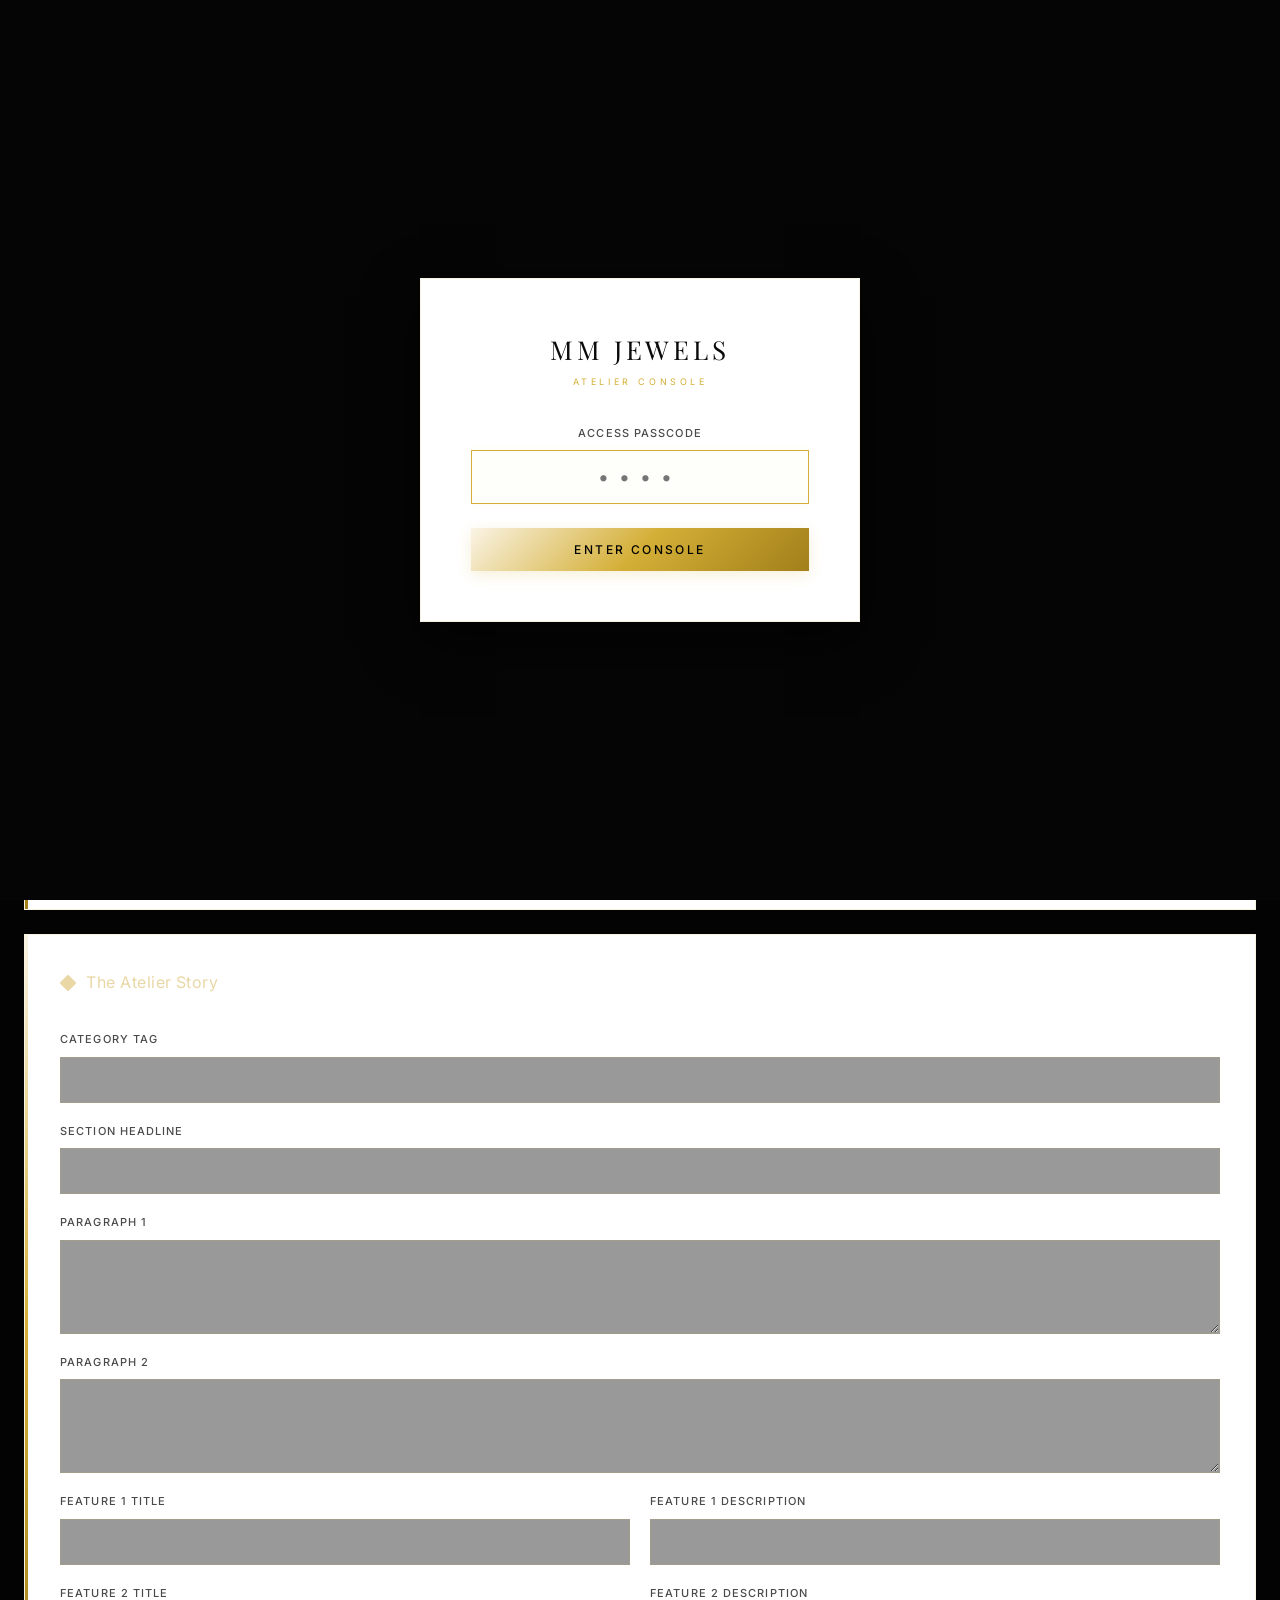
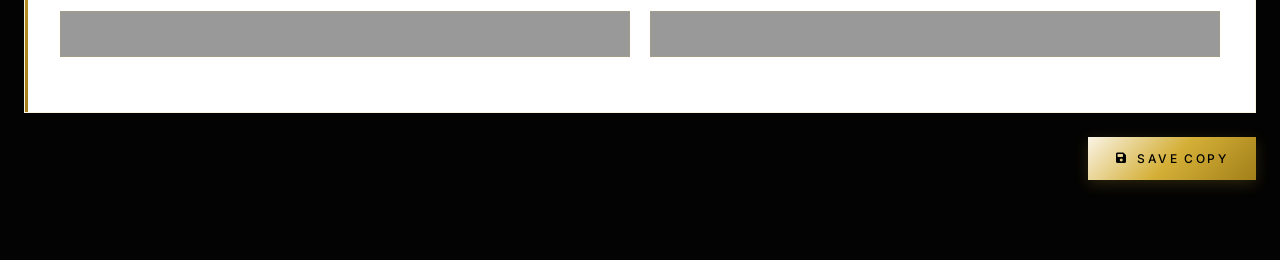
<file: admin.html>
<!DOCTYPE html>
<html lang="en">
<head>
  <meta charset="UTF-8">
  <meta name="viewport" content="width=device-width, initial-scale=1.0">
  <title>Atelier Console | MM Jewels</title>
  <!-- Preconnect to Google Fonts -->
  <link rel="preconnect" href="https://fonts.googleapis.com">
  <link rel="preconnect" href="https://fonts.gstatic.com" crossorigin>
  <link href="https://fonts.googleapis.com/css2?family=Inter:wght@300;400;500;600;700&family=Playfair+Display:ital,wght@0,400;0,500;0,600;0,700;1,400&display=swap" rel="stylesheet">

  <link rel="stylesheet" href="styles.css?v=2">
  <link rel="stylesheet" href="https://cdnjs.cloudflare.com/ajax/libs/font-awesome/6.4.0/css/all.min.css">
  <style>
    body { background: #030303; }

    /* AUTH GATE */
    .admin-gate {
      position: fixed; inset: 0;
      background: #050505;
      z-index: 9999;
      display: flex; align-items: center; justify-content: center;
      transition: opacity 0.5s ease;
    }
    .admin-gate.hidden { opacity: 0; pointer-events: none; }
    .gate-card {
      background: var(--color-bg-card);
      border: 1px solid var(--color-border);
      padding: 50px; text-align: center;
      max-width: 440px; width: 90%;
      box-shadow: 0 20px 50px rgba(0,0,0,0.7);
    }
    .gate-brand { font-family: var(--font-serif); font-size: 26px; letter-spacing: 0.15em; margin-bottom: 5px; }
    .gate-sub { font-size: 9px; letter-spacing: 0.4em; color: var(--color-gold); text-transform: uppercase; margin-bottom: 35px; }
    .auth-error { color: #ff4d4d; font-size: 12px; margin-top: 8px; display: none; }

    /* LAYOUT */
    .admin-wrap { max-width: 1300px; margin: 100px auto 80px; padding: 0 24px; }
    .admin-topbar {
      display: flex; justify-content: space-between; align-items: center;
      border-bottom: 1px solid var(--color-border); padding-bottom: 20px; margin-bottom: 30px;
    }
    .admin-topbar h1 { font-size: 26px; }
    .admin-topbar p { font-size: 11px; color: var(--color-text-secondary); margin-top: 2px; }

    /* TABS */
    .tabs-nav {
      display: flex; gap: 4px; flex-wrap: wrap;
      background: rgba(255,255,255,0.02);
      border: 1px solid var(--color-border);
      padding: 6px; margin-bottom: 30px;
    }
    .tab-btn {
      background: transparent; border: none;
      color: var(--color-text-secondary);
      font-family: var(--font-sans); font-size: 11px;
      font-weight: 500; letter-spacing: 0.12em; text-transform: uppercase;
      cursor: pointer; padding: 10px 18px;
      transition: var(--transition-quick); border-radius: 0;
      display: flex; align-items: center; gap: 7px;
    }
    .tab-btn i { font-size: 12px; }
    .tab-btn.active { background: var(--color-gold-gradient); color: #000; }
    .tab-btn:not(.active):hover { color: var(--color-text-primary); background: rgba(255,255,255,0.04); }
    .tab-panel { display: none; }
    .tab-panel.active { display: block; animation: fadeIn 0.3s ease; }

    /* CARDS */
    .acard {
      background: var(--color-bg-card); border: 1px solid var(--color-border);
      padding: 35px; margin-bottom: 24px; position: relative;
    }
    .acard::before {
      content: ''; position: absolute; top: 0; left: 0;
      width: 3px; height: 100%; background: var(--color-gold-gradient);
    }
    .acard-title {
      font-size: 16px; font-weight: 400; color: var(--color-gold-light);
      margin-bottom: 22px; display: flex; align-items: center; gap: 10px;
      border-bottom: 1px solid rgba(255,255,255,0.05); padding-bottom: 12px;
    }

    /* BADGE */
    .badge {
      display: inline-block; padding: 3px 8px; font-size: 9px;
      font-weight: 600; letter-spacing: 0.08em; text-transform: uppercase;
    }
    .badge-unread { background: rgba(255,77,77,0.15); color: #ff6b6b; border: 1px solid rgba(255,77,77,0.3); }
    .badge-read { background: rgba(160,160,160,0.1); color: #999; border: 1px solid rgba(160,160,160,0.2); }
    .badge-replied { background: rgba(0,204,122,0.12); color: #00cc7a; border: 1px solid rgba(0,204,122,0.25); }

    /* TABLE */
    .atable { width: 100%; border-collapse: collapse; }
    .atable th, .atable td { padding: 13px 14px; text-align: left; border-bottom: 1px solid rgba(255,255,255,0.04); }
    .atable th { font-size: 10px; letter-spacing: 0.12em; text-transform: uppercase; color: var(--color-gold); font-weight: 500; }
    .atable td { font-size: 13px; color: var(--color-text-secondary); vertical-align: middle; }
    .atable tr:hover td { background: rgba(255,255,255,0.015); }
    .prod-thumb { width: 46px; height: 46px; object-fit: cover; border: 1px solid var(--color-border); }

    /* MESSAGE CARDS */
    .msg-card {
      border: 1px solid var(--color-border); padding: 22px 24px;
      margin-bottom: 14px; cursor: pointer;
      transition: var(--transition-quick); background: rgba(0,0,0,0.2);
    }
    .msg-card:hover { border-color: var(--color-border-hover); }
    .msg-card.unread { border-left: 3px solid #ff6b6b; }
    .msg-card.replied { border-left: 3px solid #00cc7a; }
    .msg-card.read { border-left: 3px solid #555; }
    .msg-header { display: flex; justify-content: space-between; align-items: flex-start; margin-bottom: 8px; }
    .msg-name { font-size: 15px; font-weight: 500; color: var(--color-text-primary); }
    .msg-time { font-size: 11px; color: var(--color-text-muted); }
    .msg-meta { font-size: 12px; color: var(--color-text-secondary); margin-bottom: 6px; }
    .msg-note { font-size: 13px; color: var(--color-text-secondary); font-style: italic; line-height: 1.5; }
    .msg-replies { margin-top: 12px; padding-top: 12px; border-top: 1px solid rgba(255,255,255,0.06); }
    .reply-bubble {
      background: rgba(212,175,55,0.06); border: 1px solid rgba(212,175,55,0.12);
      padding: 10px 14px; margin-bottom: 8px; font-size: 12px; line-height: 1.5;
    }
    .reply-bubble .reply-meta { font-size: 10px; color: var(--color-gold); margin-bottom: 5px; letter-spacing: 0.08em; }

    /* UPLOAD ZONE */
    .drop-zone {
      border: 2px dashed var(--color-border); padding: 36px;
      text-align: center; cursor: pointer; transition: var(--transition-quick);
    }
    .drop-zone:hover { border-color: var(--color-gold); background: rgba(212,175,55,0.02); }
    .drop-zone i { font-size: 30px; color: var(--color-gold); display: block; margin-bottom: 12px; }

    /* MEDIA GRID */
    .media-grid { display: grid; grid-template-columns: repeat(auto-fill, minmax(110px, 1fr)); gap: 12px; margin-top: 18px; }
    .media-thumb {
      position: relative; aspect-ratio: 1; overflow: hidden;
      border: 1px solid var(--color-border); cursor: pointer;
    }
    .media-thumb img { width: 100%; height: 100%; object-fit: cover; }
    .media-thumb-overlay {
      position: absolute; inset: 0; background: rgba(0,0,0,0.75);
      display: flex; flex-direction: column; align-items: center; justify-content: center;
      opacity: 0; transition: 0.2s; font-size: 10px; text-align: center; padding: 6px;
    }
    .media-thumb:hover .media-thumb-overlay { opacity: 1; }

    /* AUDIT LOG */
    .audit-entry {
      display: flex; gap: 16px; padding: 14px 0;
      border-bottom: 1px solid rgba(255,255,255,0.04); align-items: flex-start;
    }
    .audit-icon {
      width: 34px; height: 34px; border-radius: 50%;
      background: rgba(212,175,55,0.1); border: 1px solid rgba(212,175,55,0.2);
      display: flex; align-items: center; justify-content: center;
      flex-shrink: 0; color: var(--color-gold); font-size: 13px;
    }
    .audit-body { flex: 1; }
    .audit-action { font-size: 13px; color: var(--color-text-primary); font-weight: 500; margin-bottom: 3px; }
    .audit-details { font-size: 12px; color: var(--color-text-secondary); }
    .audit-time { font-size: 10px; color: var(--color-text-muted); margin-top: 3px; }

    /* PRICING TABLE */
    .pricing-row { display: grid; grid-template-columns: 1fr 1fr; gap: 14px; margin-bottom: 14px; }
    .pricing-input-group { display: flex; flex-direction: column; gap: 5px; }
    .pricing-input-group label { font-size: 11px; letter-spacing: 0.08em; text-transform: uppercase; color: var(--color-text-secondary); }

    /* SHOWROOM TAGS */
    .showroom-list { display: flex; flex-direction: column; gap: 10px; margin-bottom: 16px; }
    .showroom-item { display: flex; gap: 10px; align-items: center; }
    .showroom-item input { flex: 1; }
    .btn-remove { background: transparent; border: 1px solid rgba(255,77,77,0.4); color: #ff6b6b; padding: 8px 12px; cursor: pointer; font-size: 11px; transition: 0.2s; }
    .btn-remove:hover { background: rgba(255,77,77,0.1); }

    /* MODAL */
    .modal-bg {
      position: fixed; inset: 0; background: rgba(0,0,0,0.85);
      backdrop-filter: blur(8px); z-index: 3000;
      display: flex; align-items: center; justify-content: center;
      opacity: 0; pointer-events: none; transition: 0.35s ease;
    }
    .modal-bg.open { opacity: 1; pointer-events: all; }
    .modal-box {
      background: var(--color-bg-card); border: 1px solid var(--color-border);
      width: 90%; max-width: 720px; max-height: 88vh; overflow-y: auto;
      padding: 40px; position: relative;
      transform: scale(0.96); transition: 0.35s ease;
    }
    .modal-bg.open .modal-box { transform: scale(1); }
    .modal-close { position: absolute; top: 16px; right: 18px; background: none; border: none; font-size: 22px; color: var(--color-text-secondary); cursor: pointer; }
    .modal-close:hover { color: var(--color-text-primary); }
    .modal-title { font-size: 22px; margin-bottom: 20px; border-bottom: 1px solid var(--color-border); padding-bottom: 12px; }

    /* STATS BAR */
    .stats-bar { display: grid; grid-template-columns: repeat(4,1fr); gap: 16px; margin-bottom: 28px; }
    .stat-box { background: var(--color-bg-card); border: 1px solid var(--color-border); padding: 20px 22px; }
    .stat-box .stat-value { font-family: var(--font-serif); font-size: 32px; color: var(--color-gold-light); }
    .stat-box .stat-label { font-size: 11px; letter-spacing: 0.1em; text-transform: uppercase; color: var(--color-text-secondary); margin-top: 4px; }
    @media (max-width: 768px) {
      .stats-bar { grid-template-columns: 1fr 1fr; }
      .tabs-nav { overflow-x: auto; }
    }
  </style>
</head>
<body>

<!-- AUTH GATE -->
<div id="auth-gate" class="admin-gate">
  <div class="gate-card">
    <div class="gate-brand">MM JEWELS</div>
    <div class="gate-sub">Atelier Console</div>
    <form onsubmit="doAuth(event)">
      <div class="form-group" style="margin-bottom:24px">
        <label for="passcode">Access Passcode</label>
        <input type="password" id="passcode" class="form-input"
          style="text-align:center;letter-spacing:.5em;font-size:20px" placeholder="••••" required autofocus>
        <div class="auth-error" id="auth-err">Incorrect passcode.</div>
      </div>
      <button class="btn btn-primary" type="submit" style="width:100%">Enter Console</button>
    </form>
  </div>
</div>

<!-- MAIN ADMIN LAYOUT -->
<div class="admin-wrap">
  <div class="admin-topbar">
    <div>
      <h1>Atelier Console</h1>
      <p>MM Jewels · Full Administration Dashboard</p>
    </div>
    <div style="display:flex;gap:12px;align-items:center">
      <span id="server-status-dot" style="width:8px;height:8px;border-radius:50%;background:#888;display:inline-block;"></span>
      <span id="server-status-text" style="font-size:11px;color:var(--color-text-muted)">Checking server...</span>
      <a href="index.html" class="btn btn-secondary" style="font-size:10px;padding:10px 18px">
        <i class="fa-solid fa-eye" style="margin-right:6px"></i> View Site
      </a>
    </div>
  </div>

  <!-- STATS -->
  <div class="stats-bar" id="stats-bar">
    <div class="stat-box"><div class="stat-value" id="stat-revenue">$0</div><div class="stat-label">Total Revenue</div></div>
    <div class="stat-box"><div class="stat-value" id="stat-orders">0</div><div class="stat-label">Total Orders</div></div>
    <div class="stat-box"><div class="stat-value" id="stat-products">0</div><div class="stat-label">Catalog Products</div></div>
    <div class="stat-box"><div class="stat-value" id="stat-unread">0</div><div class="stat-label">Unread Messages</div></div>
  </div>

  <!-- TAB NAV -->
  <div class="tabs-nav">
    <button class="tab-btn active" data-tab="copy"><i class="fa-solid fa-pen-nib"></i> Website Copy</button>
    <button class="tab-btn" data-tab="catalog"><i class="fa-solid fa-gem"></i> Product Catalog</button>
    <button class="tab-btn" data-tab="orders"><i class="fa-solid fa-cart-shopping"></i> Checkout Orders</button>
    <button class="tab-btn" data-tab="coupons"><i class="fa-solid fa-ticket"></i> Coupons</button>
    <button class="tab-btn" data-tab="customers"><i class="fa-solid fa-users"></i> Clients</button>
    <button class="tab-btn" data-tab="messages"><i class="fa-solid fa-inbox"></i> Customer Messages <span id="unread-badge" style="background:#ff4d4d;color:#fff;font-size:9px;padding:2px 6px;border-radius:20px;display:none;"></span></button>
    <button class="tab-btn" data-tab="settings"><i class="fa-solid fa-sliders"></i> Site Settings</button>
    <button class="tab-btn" data-tab="audit"><i class="fa-solid fa-scroll"></i> Audit Log</button>
  </div>

  <!-- ===== TAB 1: WEBSITE COPY ===== -->
  <div id="tab-copy" class="tab-panel active">
    <form onsubmit="saveConfig(event)">
      <div class="acard">
        <div class="acard-title"><i class="fa-solid fa-house"></i> Hero Section</div>
        <div class="form-group"><label for="hero-subtitle">Sub-headline</label><input type="text" id="hero-subtitle" class="form-input"></div>
        <div class="form-group"><label for="hero-title">Headline HTML</label><input type="text" id="hero-title" class="form-input"></div>
        <div class="form-group"><label for="hero-desc">Hero Description</label><textarea id="hero-desc" class="form-input" rows="3"></textarea></div>
      </div>
      <div class="acard">
        <div class="acard-title"><i class="fa-solid fa-diamond"></i> The Atelier Story</div>
        <div class="form-group"><label for="at-subtitle">Category Tag</label><input type="text" id="at-subtitle" class="form-input"></div>
        <div class="form-group"><label for="at-title">Section Headline</label><input type="text" id="at-title" class="form-input"></div>
        <div class="form-group"><label for="at-text1">Paragraph 1</label><textarea id="at-text1" class="form-input" rows="4"></textarea></div>
        <div class="form-group"><label for="at-text2">Paragraph 2</label><textarea id="at-text2" class="form-input" rows="4"></textarea></div>
        <div class="grid-2col">
          <div class="form-group"><label for="feat1-title">Feature 1 Title</label><input type="text" id="feat1-title" class="form-input"></div>
          <div class="form-group"><label for="feat1-desc">Feature 1 Description</label><input type="text" id="feat1-desc" class="form-input"></div>
        </div>
        <div class="grid-2col">
          <div class="form-group"><label for="feat2-title">Feature 2 Title</label><input type="text" id="feat2-title" class="form-input"></div>
          <div class="form-group"><label for="feat2-desc">Feature 2 Description</label><input type="text" id="feat2-desc" class="form-input"></div>
        </div>
      </div>
      <div style="text-align:right">
        <button type="submit" class="btn btn-primary"><i class="fa-solid fa-floppy-disk" style="margin-right:8px"></i>Save Copy</button>
      </div>
    </form>
  </div>

  <!-- ===== TAB 2: PRODUCT CATALOG ===== -->
  <div id="tab-catalog" class="tab-panel">
    <div class="acard">
      <div class="acard-title" style="justify-content:space-between">
        <span><i class="fa-solid fa-layer-group"></i> Collection Items</span>
        <button class="btn btn-secondary" onclick="openProdModal()" style="font-size:10px;padding:8px 16px">
          <i class="fa-solid fa-plus" style="margin-right:6px"></i>Add New Piece
        </button>
      </div>
      <table class="atable">
        <thead>
          <tr>
            <th>Image</th><th>Title</th><th>Category</th><th>Price</th><th>Badge</th><th style="text-align:right">Actions</th>
          </tr>
        </thead>
        <tbody id="prod-table-body"></tbody>
      </table>
    </div>
  </div>

  <!-- ===== TAB: CHECKOUT ORDERS ===== -->
  <div id="tab-orders" class="tab-panel">
    <div style="display:flex;justify-content:space-between;align-items:center;margin-bottom:18px">
      <div>
        <h2 style="font-size:20px;margin-bottom:4px">Checkout Orders</h2>
        <p style="font-size:12px;color:var(--color-text-secondary)">Manage custom jewelry checkout, invoices, and shipping progress.</p>
      </div>
      <button class="btn btn-secondary" onclick="loadOrders()" style="font-size:10px;padding:9px 15px">
        <i class="fa-solid fa-rotate" style="margin-right:6px"></i>Refresh
      </button>
    </div>
    <div class="acard">
      <table class="atable">
        <thead>
          <tr>
            <th>Order ID</th><th>Customer Name</th><th>Delivery Address</th><th>Total Invoiced</th><th>Status</th><th style="text-align:right">Action</th>
          </tr>
        </thead>
        <tbody id="orders-table-body"></tbody>
      </table>
    </div>
  </div>

  <!-- ===== TAB: COUPONS ===== -->
  <div id="tab-coupons" class="tab-panel">
    <div style="display:flex;justify-content:space-between;align-items:center;margin-bottom:18px">
      <div>
        <h2 style="font-size:20px;margin-bottom:4px">Atelier Promo Coupons</h2>
        <p style="font-size:12px;color:var(--color-text-secondary)">Manage active discount and reward codes applied during shipping checkout.</p>
      </div>
      <button class="btn btn-secondary" onclick="openCouponModal()" style="font-size:10px;padding:9px 15px">
        <i class="fa-solid fa-plus" style="margin-right:6px"></i>Add Coupon
      </button>
    </div>
    <div class="acard">
      <table class="atable">
        <thead>
          <tr>
            <th>Coupon Code</th><th>Discount Rate</th><th>Details</th><th style="text-align:right">Actions</th>
          </tr>
        </thead>
        <tbody id="coupons-table-body"></tbody>
      </table>
    </div>
  </div>

  <!-- ===== TAB: CLIENTS ===== -->
  <div id="tab-customers" class="tab-panel">
    <div style="display:flex;justify-content:space-between;align-items:center;margin-bottom:18px">
      <div>
        <h2 style="font-size:20px;margin-bottom:4px">Registered Customers</h2>
        <p style="font-size:12px;color:var(--color-text-secondary)">A curated directory of registered clients at MM Jewels Atelier.</p>
      </div>
      <button class="btn btn-secondary" onclick="loadCustomers()" style="font-size:10px;padding:9px 15px">
        <i class="fa-solid fa-rotate" style="margin-right:6px"></i>Refresh
      </button>
    </div>
    <div class="acard">
      <table class="atable">
        <thead>
          <tr>
            <th>Full Name</th><th>Email Address</th><th>Role Status</th>
          </tr>
        </thead>
        <tbody id="customers-table-body"></tbody>
      </table>
    </div>
  </div>

  <!-- ===== TAB 3: CUSTOMER MESSAGES ===== -->
  <div id="tab-messages" class="tab-panel">
    <div style="display:flex;justify-content:space-between;align-items:center;margin-bottom:18px">
      <div>
        <h2 style="font-size:20px;margin-bottom:4px">Customer Inquiries</h2>
        <p style="font-size:12px;color:var(--color-text-secondary)">All booking requests and contact form submissions.</p>
      </div>
      <button class="btn btn-secondary" onclick="loadMessages()" style="font-size:10px;padding:9px 15px">
        <i class="fa-solid fa-rotate" style="margin-right:6px"></i>Refresh
      </button>
    </div>
    <div id="messages-container">
      <p style="color:var(--color-text-muted);font-size:13px">Loading messages...</p>
    </div>
  </div>

  <!-- ===== TAB 4: SITE SETTINGS ===== -->
  <div id="tab-settings" class="tab-panel">
    <form onsubmit="saveAllSettings(event)">

      <!-- Brand -->
      <div class="acard">
        <div class="acard-title"><i class="fa-solid fa-tag"></i> Brand Identity</div>
        <div class="grid-2col">
          <div class="form-group"><label for="brand-title">Logo Title</label><input type="text" id="brand-title" class="form-input" placeholder="MM JEWELRY"></div>
          <div class="form-group"><label for="brand-sub">Logo Subtitle</label><input type="text" id="brand-sub" class="form-input" placeholder="JEWELS"></div>
        </div>
        <div class="form-group"><label for="brand-about">Footer About Text</label><textarea id="brand-about" class="form-input" rows="2"></textarea></div>
      </div>

      <!-- Customizer Pricing -->
      <div class="acard">
        <div class="acard-title"><i class="fa-solid fa-dollar-sign"></i> Customizer Base Pricing (USD)</div>
        <p style="font-size:12px;color:var(--color-text-secondary);margin-bottom:18px">These values determine the live price estimate displayed in the ring customizer.</p>
        <h4 style="font-size:13px;color:var(--color-gold-light);margin-bottom:10px">Metals</h4>
        <div class="pricing-row">
          <div class="pricing-input-group"><label>Platinum 950</label><input type="number" id="price-platinum" class="form-input"></div>
          <div class="pricing-input-group"><label>18K Yellow Gold</label><input type="number" id="price-yellow-gold" class="form-input"></div>
          <div class="pricing-input-group"><label>18K White Gold</label><input type="number" id="price-white-gold" class="form-input"></div>
          <div class="pricing-input-group"><label>18K Rose Gold</label><input type="number" id="price-rose-gold" class="form-input"></div>
        </div>
        <h4 style="font-size:13px;color:var(--color-gold-light);margin:14px 0 10px">Gemstones</h4>
        <div class="pricing-row">
          <div class="pricing-input-group"><label>Diamond</label><input type="number" id="price-diamond" class="form-input"></div>
          <div class="pricing-input-group"><label>Emerald</label><input type="number" id="price-emerald" class="form-input"></div>
          <div class="pricing-input-group"><label>Sapphire</label><input type="number" id="price-sapphire" class="form-input"></div>
          <div class="pricing-input-group"><label>Ruby</label><input type="number" id="price-ruby" class="form-input"></div>
        </div>
        <h4 style="font-size:13px;color:var(--color-gold-light);margin:14px 0 10px">Setting Styles</h4>
        <div class="pricing-row">
          <div class="pricing-input-group"><label>Classic Solitaire</label><input type="number" id="price-solitaire" class="form-input"></div>
          <div class="pricing-input-group"><label>Halo Vintage</label><input type="number" id="price-halo" class="form-input"></div>
          <div class="pricing-input-group"><label>Three-Stone Royal</label><input type="number" id="price-threestone" class="form-input"></div>
        </div>
      </div>

      <!-- Showrooms -->
      <div class="acard">
        <div class="acard-title"><i class="fa-solid fa-location-dot"></i> Showroom Locations</div>
        <div class="showroom-list" id="showrooms-list"></div>
        <button type="button" class="btn btn-secondary" onclick="addShowroom()" style="font-size:10px;padding:9px 16px">
          <i class="fa-solid fa-plus" style="margin-right:6px"></i>Add Location
        </button>
      </div>

      <!-- Booking Services -->
      <div class="acard">
        <div class="acard-title"><i class="fa-solid fa-calendar-check"></i> Consultation Services</div>
        <div id="services-list"></div>
        <button type="button" class="btn btn-secondary" onclick="addService()" style="font-size:10px;padding:9px 16px">
          <i class="fa-solid fa-plus" style="margin-right:6px"></i>Add Service
        </button>
      </div>

      <!-- Media Library -->
      <div class="acard">
        <div class="acard-title"><i class="fa-solid fa-cloud-arrow-up"></i> Media Uploads</div>
        <div class="drop-zone" onclick="document.getElementById('media-file-inp').click()">
          <i class="fa-solid fa-images"></i>
          <strong>Drag &amp; Drop or Click to Upload</strong>
          <p style="font-size:11px;color:var(--color-text-secondary);margin-top:4px">JPEG, PNG, WEBP supported</p>
          <input type="file" id="media-file-inp" style="display:none" accept="image/*" onchange="uploadMedia(this)">
        </div>
        <div id="media-grid" class="media-grid"></div>
      </div>

      <div style="text-align:right">
        <button type="submit" class="btn btn-primary"><i class="fa-solid fa-floppy-disk" style="margin-right:8px"></i>Save All Settings</button>
      </div>
    </form>
  </div>

  <!-- ===== TAB 5: AUDIT LOG ===== -->
  <div id="tab-audit" class="tab-panel">
    <div style="display:flex;justify-content:space-between;align-items:center;margin-bottom:18px">
      <div>
        <h2 style="font-size:20px;margin-bottom:4px">Audit Trail</h2>
        <p style="font-size:12px;color:var(--color-text-secondary)">Chronological log of all admin actions for security &amp; accountability.</p>
      </div>
      <button class="btn btn-secondary" onclick="loadAuditLog()" style="font-size:10px;padding:9px 15px">
        <i class="fa-solid fa-rotate" style="margin-right:6px"></i>Refresh
      </button>
    </div>
    <div class="acard">
      <div id="audit-log-container">
        <p style="color:var(--color-text-muted);font-size:13px">Loading audit log...</p>
      </div>
    </div>
  </div>
</div><!-- /admin-wrap -->

<!-- PRODUCT EDIT MODAL -->
<div id="prod-modal" class="modal-bg">
  <div class="modal-box">
    <button class="modal-close" onclick="closeProdModal()">&times;</button>
    <h2 class="modal-title" id="prod-modal-title">Add Jewelry Piece</h2>
    <form onsubmit="submitProduct(event)">
      <input type="hidden" id="prod-idx">
      <input type="hidden" id="prod-id">
      <div class="grid-2col">
        <div class="form-group"><label>Name</label><input type="text" id="p-title" class="form-input" required></div>
        <div class="form-group"><label>Price</label><input type="text" id="p-price" class="form-input" required placeholder="$9,400"></div>
      </div>
      <div class="grid-2col">
        <div class="form-group"><label>Inventory Stock</label><input type="number" id="p-stock" class="form-input" required placeholder="5" min="0"></div>
        <div class="form-group" style="align-self:center;flex-direction:row;gap:8px;margin-top:12px">
          <input type="checkbox" id="p-enabled" style="width:20px;height:20px;accent-color:var(--color-gold)" checked>
          <label for="p-enabled" style="margin:0">Enable Visibility</label>
        </div>
      </div>
      <div class="grid-2col">
        <div class="form-group"><label>Category</label>
          <select id="p-cat" class="form-input">
            <option value="rings">Rings</option>
            <option value="necklaces">Necklaces</option>
            <option value="earrings">Earrings</option>
            <option value="bracelets">Bracelets</option>
          </select>
        </div>
        <div class="form-group"><label>Badge (optional)</label><input type="text" id="p-badge" class="form-input" placeholder="New, Exclusive..."></div>
      </div>
      <div class="form-group"><label>Product Media (Upload multiple files)</label>
        <div class="drop-zone" onclick="document.getElementById('p-media-files').click()" style="padding:20px; margin-bottom:12px;">
          <i class="fa-solid fa-cloud-arrow-up" style="font-size:24px; margin-bottom:6px;"></i>
          <span style="font-size:12px; font-weight:600;">Click to Upload Images &amp; Videos</span>
          <p style="font-size:10px; color:var(--color-text-secondary); margin-top:2px;">Supports JPG, PNG, WEBP, MP4, WebM (Up to 10+ items)</p>
          <input type="file" id="p-media-files" style="display:none" accept="image/*,video/*" multiple onchange="uploadProdMedia(this)">
        </div>
        <div id="p-media-previews" style="display:flex; flex-wrap:wrap; gap:10px; margin-bottom:12px;"></div>
      </div>
      <div class="form-group"><label>Description</label><textarea id="p-desc" class="form-input" rows="3" required></textarea></div>
      <h4 style="font-size:14px;color:var(--color-gold-light);margin:18px 0 10px">Specifications</h4>
      <div class="grid-2col">
        <div class="form-group"><label>Metal</label><input type="text" id="s-metal" class="form-input" placeholder="Platinum 950"></div>
        <div class="form-group"><label>Gemstone</label><input type="text" id="s-gem" class="form-input" placeholder="Round Cut Diamond"></div>
        <div class="form-group"><label>Carats / Weight</label><input type="text" id="s-carats" class="form-input"></div>
        <div class="form-group"><label>Clarity / Standard</label><input type="text" id="s-clarity" class="form-input"></div>
        <div class="form-group"><label>Extra Spec Label</label><input type="text" id="s-extra-k" class="form-input" placeholder="color, length, weight..."></div>
        <div class="form-group"><label>Extra Spec Value</label><input type="text" id="s-extra-v" class="form-input"></div>
      </div>
      <div class="booking-actions" style="margin-top:24px">
        <button type="button" class="btn btn-secondary" onclick="closeProdModal()">Cancel</button>
        <button type="submit" class="btn btn-primary"><i class="fa-solid fa-check" style="margin-right:7px"></i>Save Piece</button>
      </div>
    </form>
  </div>
</div>

<!-- MESSAGE REPLY MODAL -->
<div id="reply-modal" class="modal-bg">
  <div class="modal-box">
    <button class="modal-close" onclick="closeReplyModal()">&times;</button>
    <h2 class="modal-title">Customer Inquiry</h2>
    <div id="reply-msg-detail"></div>
    <div class="form-group" style="margin-top:20px">
      <label for="reply-text">Your Reply</label>
      <textarea id="reply-text" class="form-input" rows="4" placeholder="Type your reply to the customer..."></textarea>
    </div>
    <div class="booking-actions" style="margin-top:16px">
      <button class="btn btn-secondary" onclick="closeReplyModal()">Close</button>
      <button class="btn btn-primary" onclick="sendReply()"><i class="fa-solid fa-paper-plane" style="margin-right:7px"></i>Send Reply</button>
    </div>
  </div>
</div>

<!-- COUPON ADD MODAL -->
<div id="coupon-modal" class="modal-bg">
  <div class="modal-box" style="max-width: 440px;">
    <button class="modal-close" onclick="closeCouponModal()">&times;</button>
    <h2 class="modal-title">Create Promo Coupon</h2>
    <form onsubmit="submitCoupon(event)">
      <div class="form-group">
        <label>Coupon Code</label>
        <input type="text" id="c-code" class="form-input" placeholder="e.g. SPECIAL20" required style="text-transform: uppercase;">
      </div>
      <div class="form-group">
        <label>Discount Rate (e.g. 0.10 for 10% Off)</label>
        <input type="number" step="0.01" min="0" max="1" id="c-rate" class="form-input" placeholder="0.10" required>
      </div>
      <div class="form-group">
        <label>Coupon Description</label>
        <input type="text" id="c-desc" class="form-input" placeholder="e.g. 10% Off Winter Bridal Wear" required>
      </div>
      <div class="booking-actions" style="margin-top:24px">
        <button type="button" class="btn btn-secondary" onclick="closeCouponModal()">Cancel</button>
        <button type="submit" class="btn btn-primary">Save Code</button>
<script>
// ===== GLOBAL STATE =====
let allProducts = [];
let allConfig = {};
let allMessages = [];
let allAudit = [];
let allOrders = [];
let allCustomers = [];
let currentMsgId = null;
let currentMediaUrls = ['assets/jewelry_hero_bg.png'];

const ADMIN_PASS = 'admin123';

// ===== AUTH =====
function doAuth(e) {
  e.preventDefault();
  if (document.getElementById('passcode').value === ADMIN_PASS) {
    sessionStorage.setItem('mm_auth','1');
    document.getElementById('auth-gate').classList.add('hidden');
    init();
  } else {
    const err = document.getElementById('auth-err');
    err.style.display = 'block';
    document.getElementById('passcode').value = '';
  }
}

function initAdminApp() {
  if (sessionStorage.getItem('mm_auth') === '1') {
    document.getElementById('auth-gate').classList.add('hidden');
    init();
  }
  initTabs();
}

if (document.readyState === 'loading') {
  window.addEventListener('DOMContentLoaded', initAdminApp);
} else {
  initAdminApp();
}

// ===== INIT =====
async function init() {
  checkServer();
  await Promise.all([loadConfig(), loadProducts(), loadMessages(), loadAuditLog(), loadMedia(), loadOrders(), loadCustomers()]);
  updateStats();
}

function checkServer() {
  fetch('/api/get-messages').then(() => {
    document.getElementById('server-status-dot').style.background = '#00cc7a';
    document.getElementById('server-status-text').textContent = 'Server Online';
  }).catch(() => {
    document.getElementById('server-status-dot').style.background = '#ff4d4d';
    document.getElementById('server-status-text').textContent = 'Server Offline';
  });
}

// ===== TABS =====
function initTabs() {
  document.querySelectorAll('.tab-btn').forEach(btn => {
    btn.addEventListener('click', () => {
      document.querySelectorAll('.tab-btn').forEach(b => b.classList.remove('active'));
      document.querySelectorAll('.tab-panel').forEach(p => p.classList.remove('active'));
      btn.classList.add('active');
      document.getElementById(`tab-${btn.dataset.tab}`).classList.add('active');
      logAction('tab_visit', `Opened tab: ${btn.dataset.tab}`);
    });
  });
}

// ===== STATS =====
function updateStats() {
  const rev = allOrders.filter(o => o.status !== 'Cancelled').reduce((sum, o) => {
    const val = parseFloat(o.total.replace(/[$,]/g, ''));
    return sum + val;
  }, 0);
  
  document.getElementById('stat-revenue').textContent = `$${rev.toLocaleString()}`;
  document.getElementById('stat-orders').textContent = allOrders.length;
  document.getElementById('stat-products').textContent = allProducts.length;
  
  const unread = allMessages.filter(m => m.status === 'unread').length;
  document.getElementById('stat-unread').textContent = unread;
  
  const badge = document.getElementById('unread-badge');
  if (unread > 0) { badge.textContent = unread; badge.style.display = 'inline'; }
  else { badge.style.display = 'none'; }
}

// ===== CONFIG / COPY =====
async function loadConfig() {
  try {
    const r = await fetch('data/config.json');
    allConfig = await r.json();
    populateCopyForm();
    populateSettingsForm();
    renderCouponsTable();
  } catch(e) { console.warn('Config load failed'); }
}

function populateCopyForm() {
  const h = allConfig.hero || {};
  const a = allConfig.atelier || {};
  setVal('hero-subtitle', h.subtitle || '');
  setVal('hero-title', h.title || '');
  setVal('hero-desc', h.desc || '');
  setVal('at-subtitle', a.subtitle || '');
  setVal('at-title', a.title || '');
  setVal('at-text1', a.text1 || '');
  setVal('at-text2', a.text2 || '');
  setVal('feat1-title', a.feat1_title || '');
  setVal('feat1-desc', a.feat1_desc || '');
  setVal('feat2-title', a.feat2_title || '');
  setVal('feat2-desc', a.feat2_desc || '');
}

function populateSettingsForm() {
  const b = allConfig.brand || {};
  const cp = allConfig.customizer_pricing || {};
  setVal('brand-title', b.logo_title || '');
  setVal('brand-sub', b.logo_subtitle || '');
  setVal('brand-about', b.about_desc || '');

  // Pricing
  setVal('price-platinum', (cp.metal || {}).platinum || 2200);
  setVal('price-yellow-gold', (cp.metal || {})['yellow-gold'] || 1500);
  setVal('price-white-gold', (cp.metal || {})['white-gold'] || 1600);
  setVal('price-rose-gold', (cp.metal || {})['rose-gold'] || 1550);
  setVal('price-diamond', (cp.gem || {}).diamond || 5500);
  setVal('price-emerald', (cp.gem || {}).emerald || 4200);
  setVal('price-sapphire', (cp.gem || {}).sapphire || 3800);
  setVal('price-ruby', (cp.gem || {}).ruby || 4800);
  setVal('price-solitaire', (cp.design || {}).solitaire || 1200);
  setVal('price-halo', (cp.design || {}).halo || 1800);
  setVal('price-threestone', (cp.design || {}).threestone || 2500);

  // Showrooms
  renderShowrooms(allConfig.showrooms || []);
  // Services
  renderServices(allConfig.booking_services || []);
}

async function saveConfig(e) {
  e.preventDefault();
  const updated = {
    ...allConfig,
    hero: {
      subtitle: getVal('hero-subtitle'),
      title: getVal('hero-title'),
      desc: getVal('hero-desc')
    },
    atelier: {
      subtitle: getVal('at-subtitle'),
      title: getVal('at-title'),
      text1: getVal('at-text1'),
      text2: getVal('at-text2'),
      feat1_title: getVal('feat1-title'),
      feat1_desc: getVal('feat1-desc'),
      feat2_title: getVal('feat2-title'),
      feat2_desc: getVal('feat2-desc')
    }
  };
  await postJSON('/api/save-config', updated);
  allConfig = updated;
  toast('Website copy saved!');
}

// ===== SETTINGS SAVE =====
async function saveAllSettings(e) {
  e.preventDefault();

  const showrooms = Array.from(document.querySelectorAll('.showroom-input')).map(i => i.value.trim()).filter(Boolean);
  const services = Array.from(document.querySelectorAll('.svc-block')).map(el => ({
    id: el.querySelector('.svc-id').value.trim() || 'service-' + Date.now(),
    title: el.querySelector('.svc-title').value.trim(),
    desc: el.querySelector('.svc-desc').value.trim()
  })).filter(s => s.title);

  const updated = {
    ...allConfig,
    brand: {
      logo_title: getVal('brand-title'),
      logo_subtitle: getVal('brand-sub'),
      about_desc: getVal('brand-about')
    },
    customizer_pricing: {
      metal: {
        platinum: +getVal('price-platinum'),
        'yellow-gold': +getVal('price-yellow-gold'),
        'white-gold': +getVal('price-white-gold'),
        'rose-gold': +getVal('price-rose-gold')
      },
      gem: {
        diamond: +getVal('price-diamond'),
        emerald: +getVal('price-emerald'),
        sapphire: +getVal('price-sapphire'),
        ruby: +getVal('price-ruby')
      },
      design: {
        solitaire: +getVal('price-solitaire'),
        halo: +getVal('price-halo'),
        threestone: +getVal('price-threestone')
      }
    },
    showrooms,
    booking_services: services
  };

  await postJSON('/api/save-config', updated);
  allConfig = updated;
  toast('All settings saved!');
}

// ===== SHOWROOMS =====
function renderShowrooms(list) {
  const container = document.getElementById('showrooms-list');
  container.innerHTML = list.map((loc, i) => `
    <div class="showroom-item">
      <input type="text" class="form-input showroom-input" value="${escHtml(loc)}" placeholder="City (Landmark)">
      <button type="button" class="btn-remove" onclick="this.parentElement.remove()"><i class="fa-solid fa-trash"></i></button>
    </div>`).join('');
}

function addShowroom() {
  const container = document.getElementById('showrooms-list');
  const div = document.createElement('div');
  div.className = 'showroom-item';
  div.innerHTML = `<input type="text" class="form-input showroom-input" placeholder="City (Landmark)"><button type="button" class="btn-remove" onclick="this.parentElement.remove()"><i class="fa-solid fa-trash"></i></button>`;
  container.appendChild(div);
}

// ===== BOOKING SERVICES =====
function renderServices(list) {
  document.getElementById('services-list').innerHTML = list.map((s, i) => serviceBlock(s)).join('');
}

function serviceBlock(s = {}) {
  return `<div class="acard svc-block" style="margin-bottom:14px;padding:20px 24px">
    <input type="hidden" class="svc-id" value="${s.id || ''}">
    <div class="grid-2col">
      <div class="form-group"><label>Service Title</label><input type="text" class="form-input svc-title" value="${escHtml(s.title||'')}"></div>
      <div class="form-group" style="align-self:end"><button type="button" class="btn-remove" style="width:100%" onclick="this.closest('.svc-block').remove()"><i class="fa-solid fa-trash" style="margin-right:6px"></i>Remove</button></div>
    </div>
    <div class="form-group"><label>Description</label><input type="text" class="form-input svc-desc" value="${escHtml(s.desc||'')}"></div>
  </div>`;
}

function addService() {
  const el = document.createElement('div');
  el.innerHTML = serviceBlock();
  document.getElementById('services-list').appendChild(el.firstElementChild);
}

// ===== PRODUCTS =====
async function loadProducts() {
  try {
    const r = await fetch('data/products.json');
    allProducts = await r.json();
    renderProdTable();
  } catch(e) {}
}

function renderProdTable() {
  const tbody = document.getElementById('prod-table-body');
  tbody.innerHTML = allProducts.map((p, i) => `
    <tr>
      <td><img src="${p.img}" class="prod-thumb" alt="" onerror="this.src='assets/jewelry_hero_bg.png'"></td>
      <td style="color:var(--color-text-primary);font-weight:500">${escHtml(p.title)}</td>
      <td style="text-transform:capitalize">${p.category}</td>
      <td style="font-family:var(--font-serif);color:var(--color-gold-light)">${p.price}</td>
      <td>${p.badge ? `<span class="card-badge" style="position:static;font-size:8px">${p.badge}</span>` : '—'}</td>
      <td style="text-align:right">
        <button class="btn btn-secondary" onclick="openProdModal(${i})" style="padding:6px 12px;font-size:10px;margin-right:5px"><i class="fa-solid fa-pen"></i></button>
        <button class="btn btn-secondary" onclick="deleteProduct(${i})" style="padding:6px 12px;font-size:10px;border-color:#ff4d4d;color:#ff4d4d"><i class="fa-solid fa-trash"></i></button>
      </td>
    </tr>`).join('') || `<tr><td colspan="6" style="text-align:center;color:var(--color-text-muted);padding:30px">No products yet. Add your first piece!</td></tr>`;
}

let currentProdMedia = [];

function openProdModal(idx = -1) {
  document.getElementById('prod-modal').classList.add('open');
  document.getElementById('prod-modal-title').textContent = idx >= 0 ? 'Edit Collection Item' : 'Add New Collection Item';
  document.getElementById('prod-idx').value = idx;
  currentProdMedia = [];
  if (idx >= 0) {
    const p = allProducts[idx];
    document.getElementById('prod-id').value = p.id;
    setVal('p-title', p.title); setVal('p-price', p.price);
    setVal('p-cat', p.category); setVal('p-badge', p.badge || '');
    setVal('p-desc', p.desc);
    setVal('p-stock', p.stock || 0);
    document.getElementById('p-enabled').checked = p.enabled !== false;
    setVal('s-metal', p.specs?.metal || ''); setVal('s-gem', p.specs?.gemstone || '');
    setVal('s-carats', p.specs?.carats || ''); setVal('s-clarity', p.specs?.clarity || '');
    const stdk = ['metal','gemstone','carats','clarity'];
    const ek = Object.keys(p.specs||{}).find(k => !stdk.includes(k));
    setVal('s-extra-k', ek || ''); setVal('s-extra-v', ek ? p.specs[ek] : '');
    
    // Load existing media
    if (p.images && p.images.length > 0) {
      p.images.forEach(url => currentProdMedia.push({ type: 'image', url }));
    } else if (p.img) {
      currentProdMedia.push({ type: 'image', url: p.img });
    }
    if (p.videos && p.videos.length > 0) {
      p.videos.forEach(url => currentProdMedia.push({ type: 'video', url }));
    }
  } else {
    document.getElementById('prod-idx').value = -1;
    document.getElementById('prod-id').value = 'item-' + Date.now();
    ['p-title','p-price','p-badge','p-desc','s-metal','s-gem','s-carats','s-clarity','s-extra-k','s-extra-v'].forEach(id => setVal(id,''));
    setVal('p-stock', 5);
    document.getElementById('p-enabled').checked = true;
    setVal('p-cat', 'rings');
  }
  renderProdMediaPreviews();
}

function closeProdModal() { document.getElementById('prod-modal').classList.remove('open'); }

function renderProdMediaPreviews() {
  const container = document.getElementById('p-media-previews');
  if (!container) return;
  container.innerHTML = currentProdMedia.map((item, idx) => `
    <div style="position:relative; width:80px; height:80px; border:1px solid var(--color-border); overflow:hidden; display:flex; align-items:center; justify-content:center; background:#000;">
      ${item.type === 'video' ? `
        <video src="${item.url}" style="width:100%; height:100%; object-fit:cover;"></video>
        <div style="position:absolute; inset:0; background:rgba(0,0,0,0.4); display:flex; align-items:center; justify-content:center; pointer-events:none;">
          <i class="fa-solid fa-circle-play" style="font-size:20px; color:#fff;"></i>
        </div>
      ` : `
        <img src="${item.url}" style="width:100%; height:100%; object-fit:cover;">
      `}
      <button type="button" onclick="removeProdMediaItem(${idx})" style="position:absolute; top:2px; right:2px; background:rgba(255,77,77,0.85); color:#fff; border:none; border-radius:50%; width:16px; height:16px; font-size:9px; cursor:pointer; display:flex; align-items:center; justify-content:center; line-height:1;">&times;</button>
    </div>
  `).join('');
}

function removeProdMediaItem(idx) {
  currentProdMedia.splice(idx, 1);
  renderProdMediaPreviews();
}

async function uploadProdMedia(input) {
  const files = Array.from(input.files);
  if (files.length === 0) return;
  for (const file of files) {
    const isVideo = file.type.startsWith('video/') || file.name.endsWith('.mp4') || file.name.endsWith('.webm') || file.name.endsWith('.mov');
    const fd = new FormData();
    fd.append('image', file);
    try {
      const r = await fetch('/api/upload-image', { method: 'POST', body: fd }).then(res => res.json());
      if (r.success) {
        currentProdMedia.push({ type: isVideo ? 'video' : 'image', url: r.url });
        currentMediaUrls.unshift(r.url);
      } else {
        alert('Upload failed for ' + file.name + ': ' + r.error);
      }
    } catch (e) {
      alert('Upload failed for ' + file.name + ': ' + e.message);
    }
  }
  renderProdMediaPreviews();
  renderMediaGrid();
  input.value = '';
}

async function submitProduct(e) {
  e.preventDefault();
  const idx = parseInt(getVal('prod-idx'));
  const specs = { metal: getVal('s-metal'), gemstone: getVal('s-gem'), carats: getVal('s-carats'), clarity: getVal('s-clarity') };
  const ek = getVal('s-extra-k').trim().toLowerCase();
  const ev = getVal('s-extra-v').trim();
  if (ek && ev) specs[ek] = ev;
  
  const images = currentProdMedia.filter(item => item.type === 'image').map(item => item.url);
  const videos = currentProdMedia.filter(item => item.type === 'video').map(item => item.url);
  const mainImg = images.length > 0 ? images[0] : (videos.length > 0 ? 'assets/jewelry_hero_bg.png' : '');
  
  const item = { 
    id: getVal('prod-id'), 
    category: getVal('p-cat'), 
    title: getVal('p-title'), 
    price: getVal('p-price'), 
    img: mainImg, 
    images,
    videos,
    badge: getVal('p-badge'), 
    desc: getVal('p-desc'), 
    stock: parseInt(getVal('p-stock')) || 0,
    enabled: document.getElementById('p-enabled').checked,
    specs 
  };
  if (idx >= 0) allProducts[idx] = item; else allProducts.push(item);
  await postJSON('/api/save-products', allProducts);
  renderProdTable(); closeProdModal(); updateStats();
  toast(idx >= 0 ? 'Product updated!' : 'New product added!');
}

async function deleteProduct(idx) {
  if (!confirm(`Remove "${allProducts[idx].title}"?`)) return;
  const name = allProducts[idx].title;
  allProducts.splice(idx, 1);
  await postJSON('/api/save-products', allProducts);
  renderProdTable(); updateStats();
  toast('Product removed.');
}

// ===== MESSAGES =====
async function loadMessages() {
  try {
    const r = await fetch('/api/get-messages');
    allMessages = await r.json();
    if (!Array.isArray(allMessages)) allMessages = [];
    renderMessages();
    updateStats();
  } catch(e) {
    document.getElementById('messages-container').innerHTML = `<p style="color:#ff6b6b;font-size:13px"><i class="fa-solid fa-triangle-exclamation" style="margin-right:6px"></i>Could not reach server.</p>`;
  }
}

function renderMessages() {
  const container = document.getElementById('messages-container');
  if (!allMessages.length) {
    container.innerHTML = `<div class="acard" style="text-align:center;padding:50px"><i class="fa-solid fa-inbox" style="font-size:36px;color:var(--color-text-muted);display:block;margin-bottom:16px"></i><p style="color:var(--color-text-muted)">No customer messages yet. They will appear here when visitors submit the booking form.</p></div>`;
    return;
  }
  container.innerHTML = allMessages.map(msg => {
    const badgeCls = msg.status === 'unread' ? 'badge-unread' : msg.status === 'replied' ? 'badge-replied' : 'badge-read';
    const badgeTxt = msg.status === 'unread' ? 'Unread' : msg.status === 'replied' ? 'Replied' : 'Read';
    const repliesHtml = (msg.replies || []).map(r => `
      <div class="reply-bubble">
        <div class="reply-meta">Admin replied · ${fmtDate(r.timestamp)}</div>
        ${escHtml(r.text)}
      </div>`).join('');
    return `
      <div class="msg-card ${msg.status}" onclick="openReplyModal('${msg.id}')">
        <div class="msg-header">
          <span class="msg-name">${escHtml(msg.name)} <span class="badge ${badgeCls}" style="margin-left:8px">${badgeTxt}</span></span>
          <span class="msg-time">${fmtDate(msg.timestamp)}</span>
        </div>
        <div class="msg-meta"><i class="fa-solid fa-envelope" style="margin-right:5px;color:var(--color-gold)"></i>${escHtml(msg.email)}
          ${msg.service ? ` &nbsp;·&nbsp; <i class="fa-solid fa-calendar" style="margin-right:4px;color:var(--color-gold)"></i>${escHtml(msg.service)}` : ''}
          ${msg.date ? ` · ${escHtml(msg.date)} at ${escHtml(msg.time)}` : ''}
        </div>
        ${msg.notes ? `<div class="msg-note">"${escHtml(msg.notes)}"</div>` : ''}
        ${repliesHtml ? `<div class="msg-replies">${repliesHtml}</div>` : ''}
      </div>`;
  }).join('');
}

function openReplyModal(id) {
  currentMsgId = id;
  const msg = allMessages.find(m => m.id === id);
  if (!msg) return;
  // Mark as read if unread
  if (msg.status === 'unread') {
    fetch('/api/mark-read', { method: 'POST', headers:{'Content-Type':'application/json'}, body: JSON.stringify({id}) });
    msg.status = 'read';
    renderMessages();
  }
  document.getElementById('reply-msg-detail').innerHTML = `
    <div style="background:rgba(0,0,0,0.3);border:1px solid var(--color-border);padding:18px;margin-bottom:14px">
      <div style="margin-bottom:8px"><strong>${escHtml(msg.name)}</strong> &lt;${escHtml(msg.email)}&gt;</div>
      ${msg.service ? `<div style="font-size:12px;color:var(--color-text-secondary);margin-bottom:4px">Service: ${escHtml(msg.service)}${msg.date ? ` · ${escHtml(msg.date)} at ${escHtml(msg.time)}` : ''}</div>` : ''}
      ${msg.notes ? `<div style="font-size:13px;margin-top:8px;color:var(--color-text-secondary);font-style:italic">"${escHtml(msg.notes)}"</div>` : ''}
      ${(msg.replies||[]).length ? `<div style="margin-top:12px;padding-top:10px;border-top:1px solid rgba(255,255,255,0.05)"><strong style="font-size:11px;color:var(--color-gold)">PREVIOUS REPLIES</strong>${(msg.replies).map(r=>`<div style="font-size:12px;margin-top:8px;color:var(--color-text-secondary)">${fmtDate(r.timestamp)}: ${escHtml(r.text)}</div>`).join('')}</div>` : ''}
    </div>`;
  document.getElementById('reply-text').value = '';
  document.getElementById('reply-modal').classList.add('open');
}

function closeReplyModal() {
  document.getElementById('reply-modal').classList.remove('open');
  currentMsgId = null;
}

async function sendReply() {
  const text = document.getElementById('reply-text').value.trim();
  if (!text) { alert('Please type a reply.'); return; }
  const r = await postJSON('/api/reply-message', { id: currentMsgId, reply: text });
  if (r?.success) {
    toast('Reply sent and saved!');
    closeReplyModal();
    await loadMessages();
  } else {
    alert('Error sending reply: ' + (r?.error || 'Unknown error'));
  }
}

// ===== CHECKOUT ORDERS MANAGEMENT =====
async function loadOrders() {
  try {
    const r = await fetch('/api/get-orders');
    allOrders = await r.json();
    if (!Array.isArray(allOrders)) allOrders = [];
    renderOrdersTable();
    updateStats();
  } catch(e) { console.error('Orders sync failed', e); }
}

function renderOrdersTable() {
  const tbody = document.getElementById('orders-table-body');
  if (!tbody) return;
  tbody.innerHTML = allOrders.map(o => `
    <tr>
      <td><strong style="color:var(--color-gold-light)">${o.id}</strong></td>
      <td>${escHtml(o.shipping?.name || 'Customer')} (${escHtml(o.shipping?.email || 'N/A')})</td>
      <td>${escHtml(o.shipping?.address || '')}, ${escHtml(o.shipping?.city || '')}</td>
      <td style="font-family:var(--font-serif);color:var(--color-gold-light)">${o.total}</td>
      <td>
        <span class="badge ${o.status === 'Delivered' ? 'badge-replied' : o.status === 'Cancelled' ? 'badge-unread' : 'badge-read'}">${o.status}</span>
      </td>
      <td style="text-align:right">
        <select onchange="updateOrderStatus('${o.id}', this.value)" style="background:#0e0e0e;border:1px solid var(--color-border);color:#fff;padding:6px;font-size:12px;outline:none;margin-right:8px;">
          <option value="Processing" ${o.status === 'Processing' ? 'selected' : ''}>Processing</option>
          <option value="Shipped" ${o.status === 'Shipped' ? 'selected' : ''}>Shipped</option>
          <option value="Delivered" ${o.status === 'Delivered' ? 'selected' : ''}>Delivered</option>
          <option value="Cancelled" ${o.status === 'Cancelled' ? 'selected' : ''}>Cancelled</option>
        </select>
        <button class="btn btn-secondary" onclick="viewOrderDetails('${o.id}')" style="padding:6px 12px;font-size:10px;"><i class="fa-solid fa-eye"></i></button>
      </td>
    </tr>
  `).join('') || `<tr><td colspan="6" style="text-align:center;color:var(--color-text-muted);padding:30px">No checkout orders placed yet.</td></tr>`;
}

async function updateOrderStatus(orderId, status) {
  const res = await postJSON('/api/update-order-status', { id: orderId, status });
  if (res?.success) {
    toast(`Order ${orderId} updated to ${status}`);
    await loadOrders();
  } else {
    alert('Failed to update status');
  }
}

function viewOrderDetails(id) {
  const order = allOrders.find(o => o.id === id);
  if (!order) return;
  const itemsList = order.items.map(item => `  - ${item.product.title} x${item.quantity} (${item.variant.Metal || 'Default Metal'}${item.variant.Size ? ` / Size ${item.variant.Size}` : ''})`).join('\n');
  alert(`Order Details [${order.id}]\n\nClient Name: ${order.shipping.name}\nEmail: ${order.shipping.email}\nAddress: ${order.shipping.address}, ${order.shipping.city} ${order.shipping.zip}\n\nOrdered Pieces:\n${itemsList}\n\nInvoice Total: ${order.total}\nPayment Method: Stripe Simulated Authorization`);
}

// ===== CLIENT DIRECTORY =====
async function loadCustomers() {
  try {
    const r = await fetch('/api/get-users');
    allCustomers = await r.json();
    if (!Array.isArray(allCustomers)) allCustomers = [];
    renderCustomersTable();
  } catch(e) { console.error('Customers sync failed', e); }
}

function renderCustomersTable() {
  const tbody = document.getElementById('customers-table-body');
  if (!tbody) return;
  tbody.innerHTML = allCustomers.map(c => `
    <tr>
      <td style="color:#fff;font-weight:500">${escHtml(c.name || 'N/A')}</td>
      <td>${escHtml(c.email)}</td>
      <td><span class="badge badge-read">${escHtml(c.role || 'customer')}</span></td>
    </tr>
  `).join('') || `<tr><td colspan="3" style="text-align:center;color:var(--color-text-muted);padding:30px">No customer accounts registered.</td></tr>`;
}

// ===== PROMO COUPONS =====
function renderCouponsTable() {
  const tbody = document.getElementById('coupons-table-body');
  if (!tbody) return;
  const codes = allConfig.discount_codes || [];
  tbody.innerHTML = codes.map((c, i) => `
    <tr>
      <td><strong style="color:var(--color-gold)">${escHtml(c.code)}</strong></td>
      <td style="color:var(--color-gold-light)">${c.rate * 100}% Discount</td>
      <td>${escHtml(c.desc || '')}</td>
      <td style="text-align:right">
        <button class="btn btn-secondary" onclick="deleteCoupon(${i})" style="padding:6px 12px;font-size:10px;border-color:#ff4d4d;color:#ff4d4d"><i class="fa-solid fa-trash"></i></button>
      </td>
    </tr>
  `).join('') || `<tr><td colspan="4" style="text-align:center;color:var(--color-text-muted);padding:30px">No active discount codes. Click "Add Coupon" to create one.</td></tr>`;
}

function openCouponModal() {
  document.getElementById('coupon-modal').classList.add('open');
  document.getElementById('c-code').value = '';
  document.getElementById('c-rate').value = '';
  document.getElementById('c-desc').value = '';
}

function closeCouponModal() {
  document.getElementById('coupon-modal').classList.remove('open');
}

async function submitCoupon(e) {
  e.preventDefault();
  const code = document.getElementById('c-code').value.toUpperCase().trim();
  const rate = parseFloat(document.getElementById('c-rate').value);
  const desc = document.getElementById('c-desc').value.trim();
  
  if (!allConfig.discount_codes) allConfig.discount_codes = [];
  
  const dup = allConfig.discount_codes.some(c => c.code === code);
  if (dup) {
    alert('Coupon code already exists');
    return;
  }
  
  allConfig.discount_codes.push({ code, rate, desc });
  
  const r = await postJSON('/api/save-config', allConfig);
  if (r?.success) {
    toast('Discount code created successfully!');
    closeCouponModal();
    renderCouponsTable();
    updateStats();
  } else {
    alert('Failed to save coupon code');
  }
}

async function deleteCoupon(idx) {
  if (!confirm('Remove this discount code?')) return;
  allConfig.discount_codes.splice(idx, 1);
  const r = await postJSON('/api/save-config', allConfig);
  if (r?.success) {
    toast('Discount code removed.');
    renderCouponsTable();
    updateStats();
  } else {
    alert('Failed to delete coupon');
  }
}

// ===== AUDIT LOG =====
async function loadAuditLog() {
  try {
    const r = await fetch('/api/get-audit-log');
    allAudit = await r.json();
    if (!Array.isArray(allAudit)) allAudit = [];
    renderAuditLog();
    updateStats();
  } catch(e) {
    document.getElementById('audit-log-container').innerHTML = `<p style="color:#ff6b6b;font-size:13px">Could not reach server.</p>`;
  }
}

const ACTION_ICONS = {
  catalog_update: 'fa-layer-group',
  config_update: 'fa-sliders',
  media_upload: 'fa-cloud-arrow-up',
  message_reply: 'fa-reply',
  tab_visit: 'fa-eye',
  order_created: 'fa-cart-plus',
  order_status_update: 'fa-truck-ramp-box',
  user_signup: 'fa-user-check',
  default: 'fa-circle-dot'
};

function renderAuditLog() {
  const container = document.getElementById('audit-log-container');
  if (!allAudit.length) {
    container.innerHTML = `<p style="color:var(--color-text-muted);font-size:13px;text-align:center;padding:30px 0">No audit entries yet. Actions you take in the Admin Console will be logged here.</p>`;
    return;
  }
  container.innerHTML = allAudit.map(entry => {
    const icon = ACTION_ICONS[entry.action] || ACTION_ICONS.default;
    return `
      <div class="audit-entry">
        <div class="audit-icon"><i class="fa-solid ${icon}"></i></div>
        <div class="audit-body">
          <div class="audit-action">${formatActionLabel(entry.action)}</div>
          <div class="audit-details">${escHtml(entry.details || '')}</div>
          <div class="audit-time">${fmtDate(entry.timestamp)} · by ${entry.user || 'admin'}</div>
        </div>
      </div>`;
  }).join('');
}

function formatActionLabel(action) {
  const labels = {
    catalog_update: '📦 Catalog Updated',
    config_update: '⚙️ Configuration Changed',
    media_upload: '🖼 Media Uploaded',
    message_reply: '💬 Customer Reply Sent',
    tab_visit: '👁 Admin Tab Visited',
    order_created: '🛒 Order Placed',
    order_status_update: '🚚 Shipment Dispatched',
    user_signup: '👤 New Client Register'
  };
  return labels[action] || action.replace(/_/g, ' ');
}

// ===== MEDIA =====
async function loadMedia() {
  renderMediaGrid();
}

function renderMediaGrid() {
  const grid = document.getElementById('media-grid');
  grid.innerHTML = currentMediaUrls.map(url => `
    <div class="media-thumb" onclick="copyUrl('${url}')">
      <img src="${url}" alt="" onerror="this.parentElement.style.display='none'">
      <div class="media-thumb-overlay"><i class="fa-solid fa-copy" style="font-size:16px;color:var(--color-gold);margin-bottom:4px"></i><span>Copy Path</span></div>
    </div>`).join('');
}

async function uploadMedia(input) {
  const file = input.files[0]; if (!file) return;
  const fd = new FormData(); fd.append('image', file);
  const r = await fetch('/api/upload-image', { method: 'POST', body: fd }).then(r => r.json());
  if (r.success) { currentMediaUrls.unshift(r.url); renderMediaGrid(); toast(`Uploaded: ${r.url}`); }
  else { alert('Upload failed: ' + r.error); }
  input.value = '';
}

async function uploadProdPhoto(input) {
  const file = input.files[0]; if (!file) return;
  const fd = new FormData(); fd.append('image', file);
  const r = await fetch('/api/upload-image', { method: 'POST', body: fd }).then(r => r.json());
  if (r.success) { setVal('p-img', r.url); currentMediaUrls.unshift(r.url); renderMediaGrid(); }
  else { alert('Upload failed: ' + r.error); }
  input.value = '';
}

function copyUrl(url) {
  navigator.clipboard.writeText(url).then(() => toast(`Copied: ${url}`));
}

// ===== HELPERS =====
async function postJSON(url, data) {
  try {
    const r = await fetch(url, { method: 'POST', headers: { 'Content-Type': 'application/json' }, body: JSON.stringify(data) });
    return await r.json();
  } catch(e) { console.error(e); return { success: false, error: e.message }; }
}

async function logAction(action, details) {
  try {
    await fetch('/api/log-action', { method: 'POST', headers: {'Content-Type':'application/json'}, body: JSON.stringify({action, details, user:'admin'}) });
  } catch(e) {}
}

function setVal(id, val) {
  const el = document.getElementById(id);
  if (!el) return;
  if (el.tagName === 'SELECT') el.value = val;
  else el.value = val;
}

function getVal(id) {
  const el = document.getElementById(id);
  return el ? el.value : '';
}

function escHtml(str) {
  if (!str) return '';
  return String(str).replace(/&/g,'&amp;').replace(/</g,'&lt;').replace(/>/g,'&gt;').replace(/"/g,'&quot;');
}

function fmtDate(iso) {
  if (!iso) return '';
  const d = new Date(iso);
  return d.toLocaleDateString('en-GB', {day:'2-digit',month:'short',year:'numeric'}) + ' ' + d.toLocaleTimeString('en-GB',{hour:'2-digit',minute:'2-digit'});
}

// ===== TOAST NOTIFICATION =====
function toast(msg) {
  const el = document.createElement('div');
  el.textContent = msg;
  Object.assign(el.style, {
    position: 'fixed', bottom: '30px', right: '30px',
    background: 'var(--color-gold-gradient)', color: '#000',
    padding: '12px 22px', fontFamily: 'var(--font-sans)', fontSize: '13px',
    fontWeight: '600', zIndex: '9999', boxShadow: '0 10px 30px rgba(0,0,0,0.5)',
    opacity: '0', transition: 'opacity 0.3s'
  });
  document.body.appendChild(el);
  setTimeout(() => el.style.opacity = '1', 10);
  setTimeout(() => { el.style.opacity = '0'; setTimeout(() => el.remove(), 300); }, 3000);
}
</script>
</body>
</html>
</file>
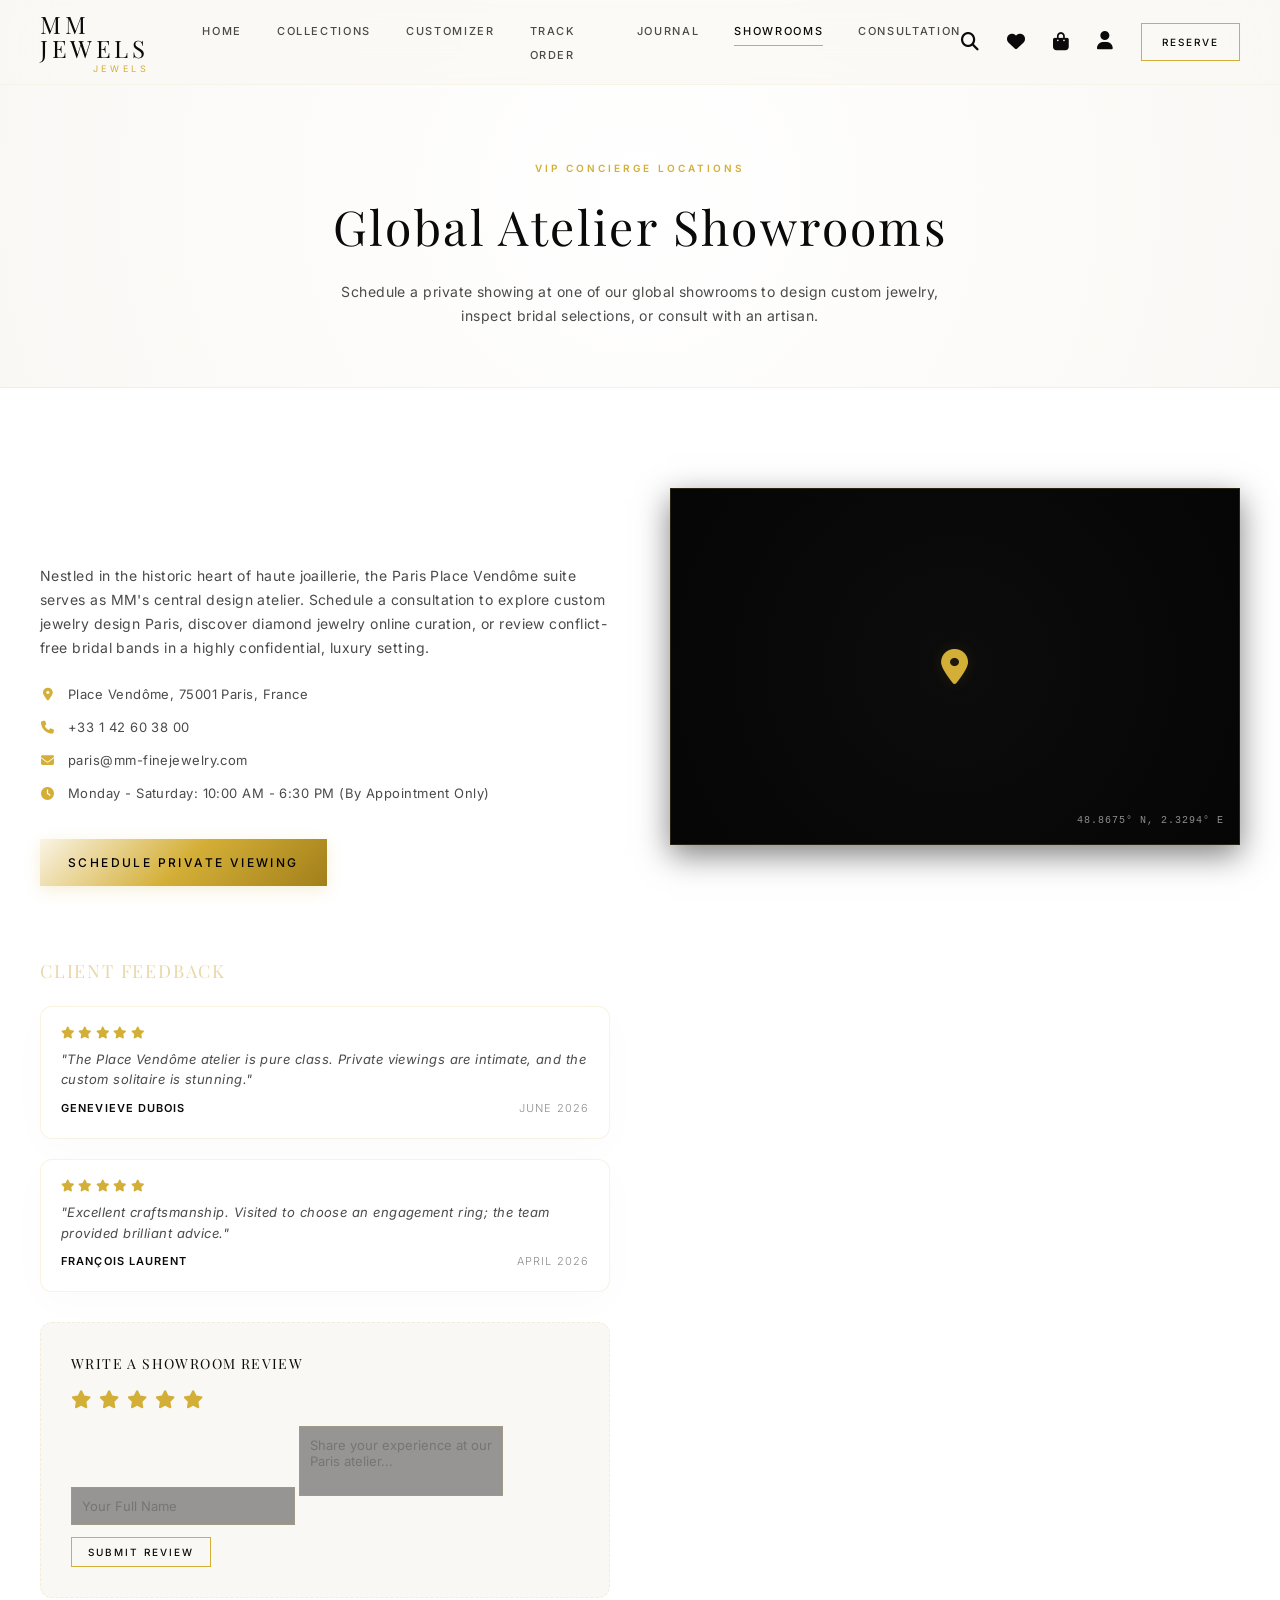
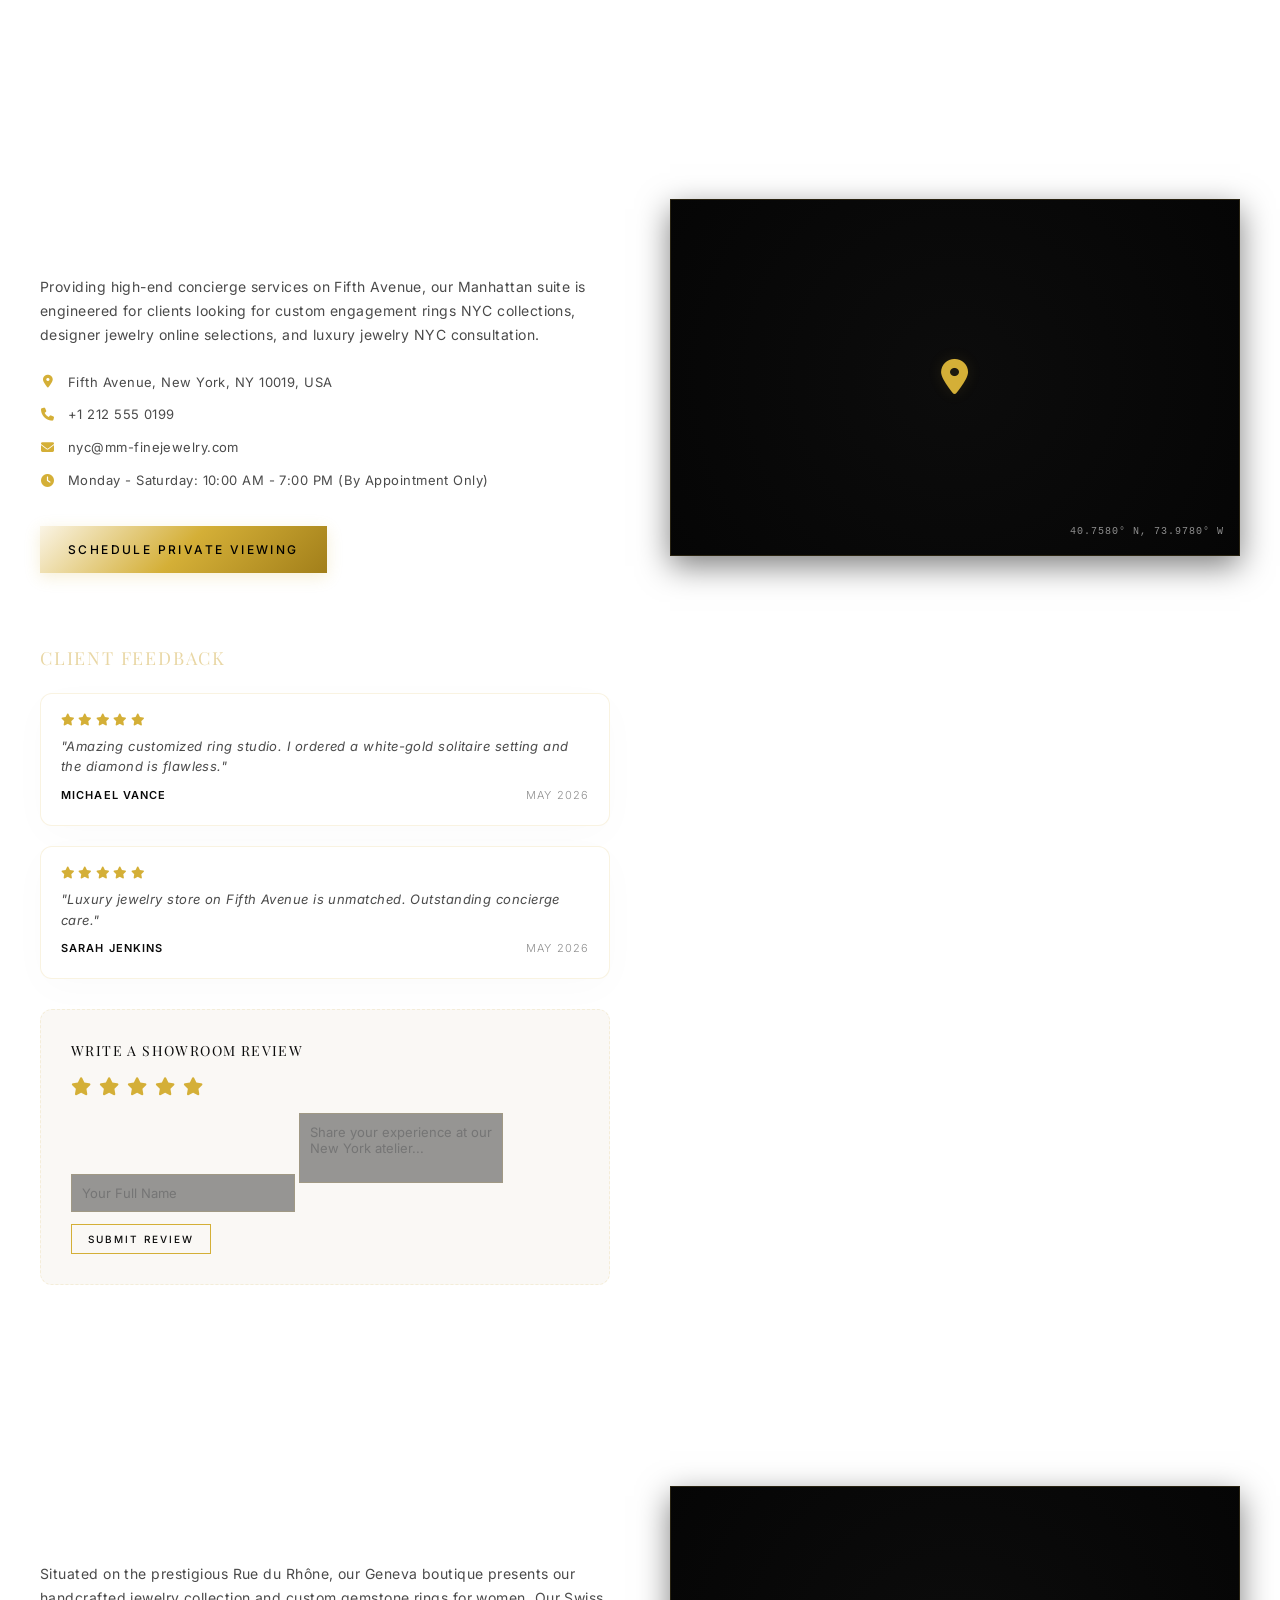
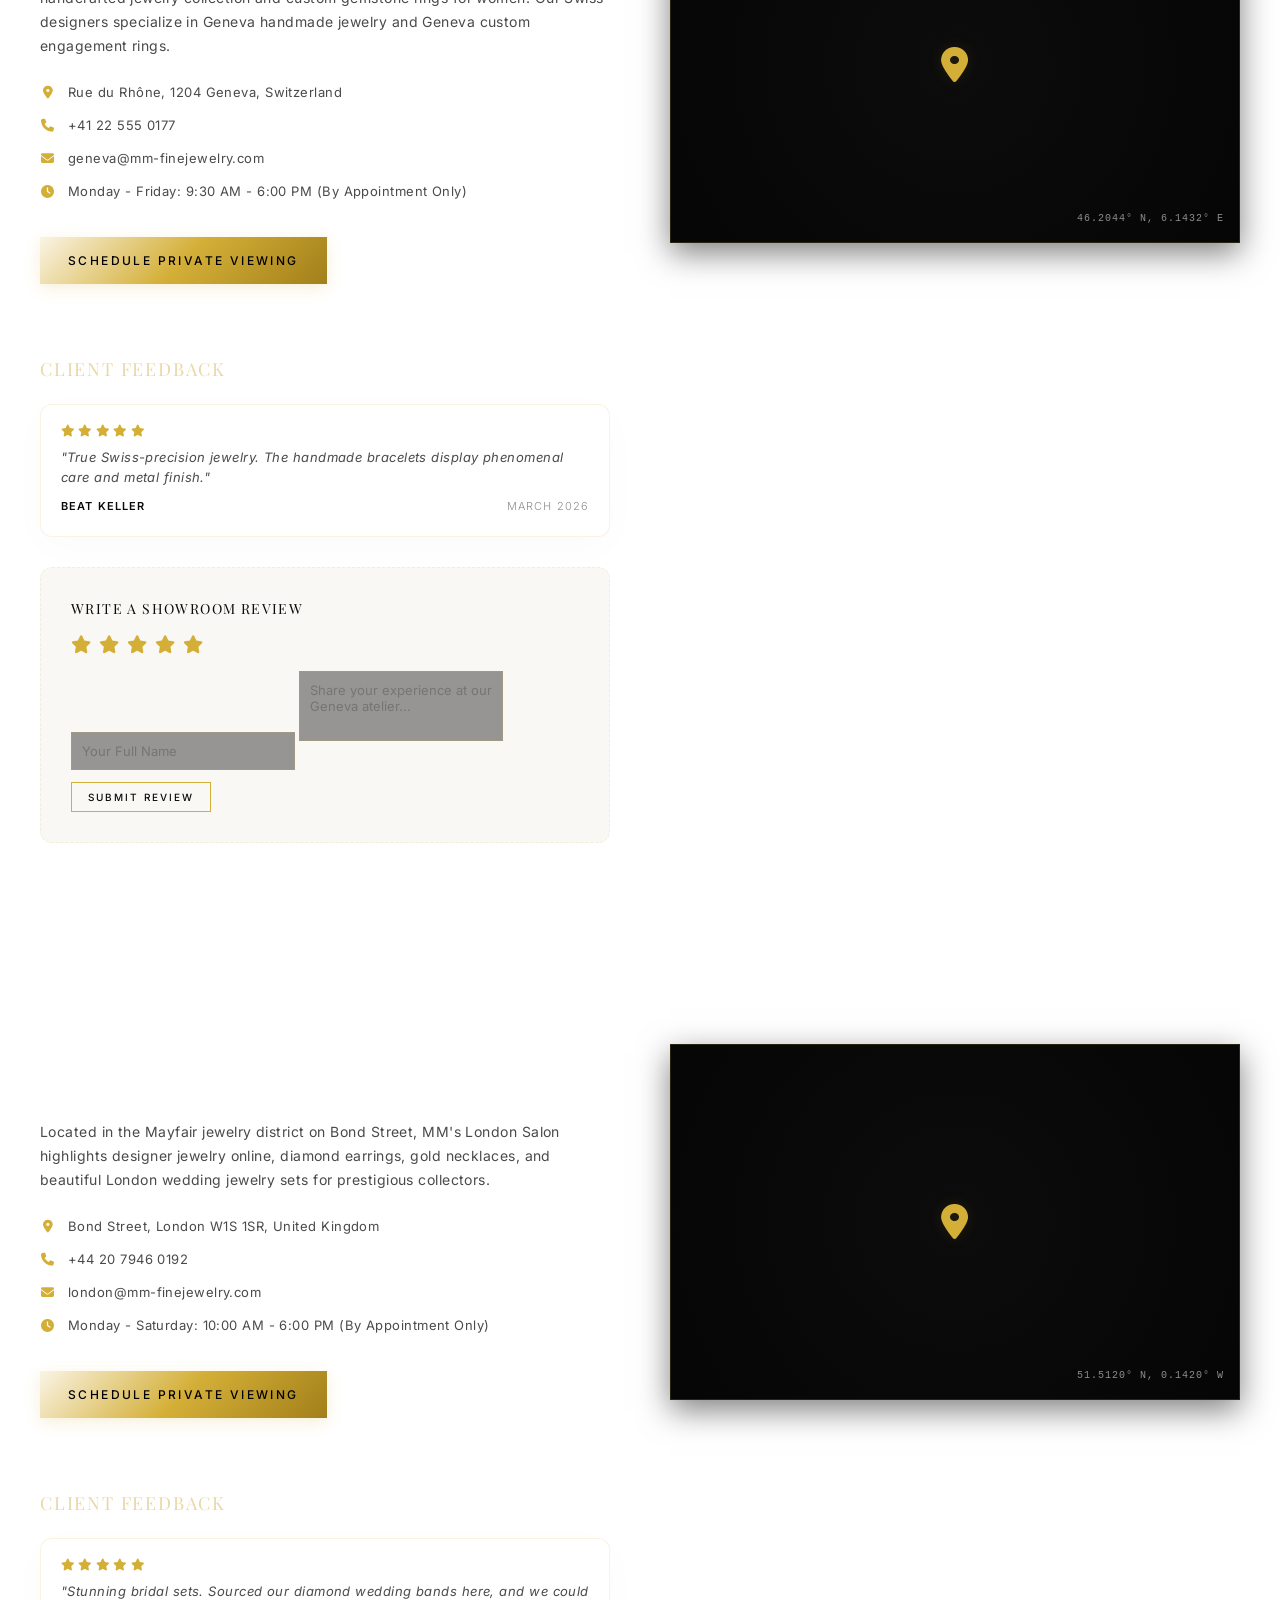
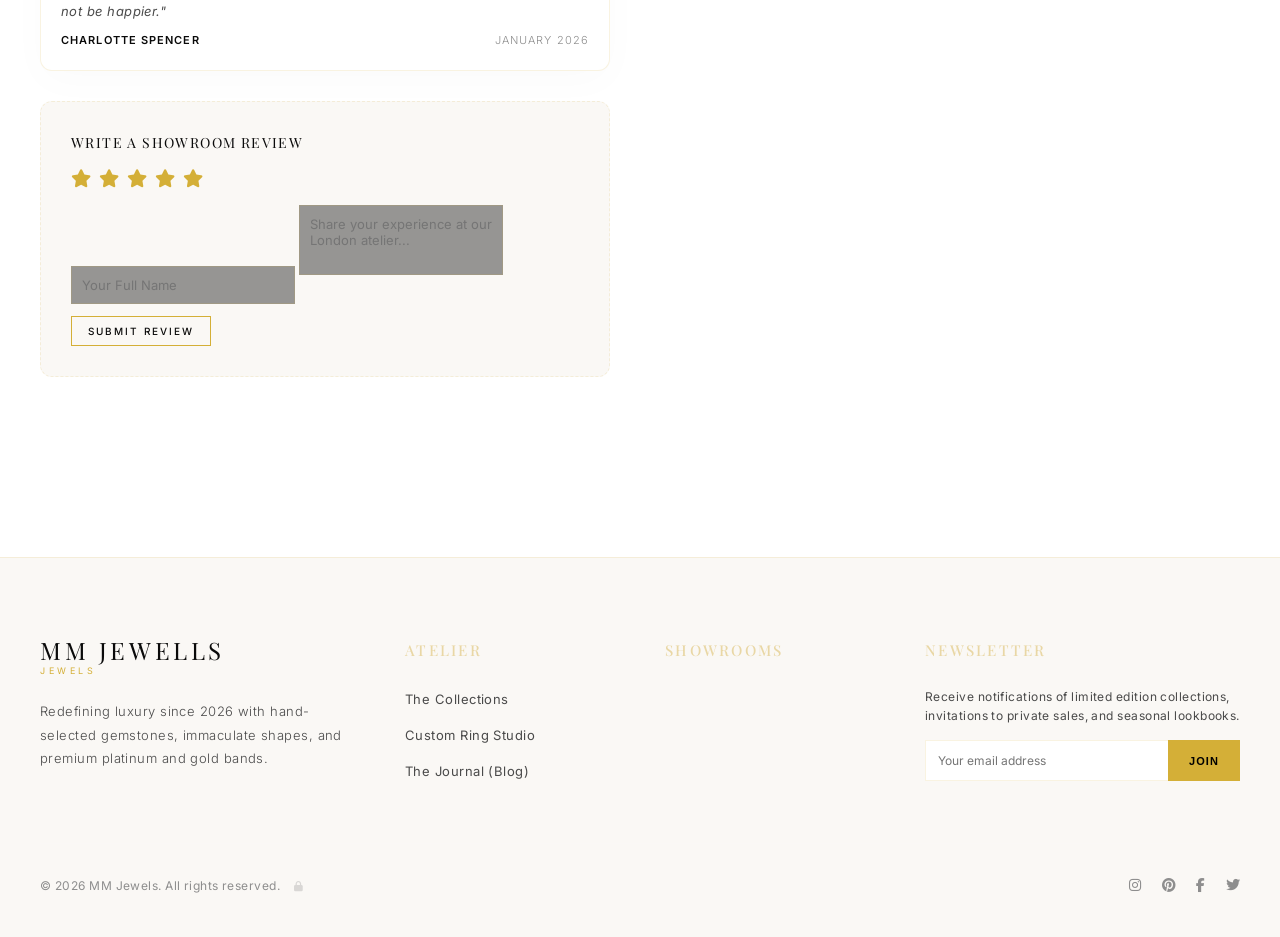
<file: showrooms.html>
<!DOCTYPE html>
<html lang="en">
<head>
  <meta charset="UTF-8">
  <meta name="viewport" content="width=device-width, initial-scale=1.0">
  <title>Global Showrooms | MM Jewels Ateliers Paris, NYC, Geneva & London</title>
  <meta name="description" content="Book a private viewing at our MM Jewels global showrooms. Visit our ateliers in Paris (Place Vendôme), New York (Fifth Ave), Geneva, and London.">
  <link rel="canonical" href="https://mm-jewels.onrender.com/showrooms.html">

  <!-- Open Graph -->
  <meta property="og:type" content="website">
  <meta property="og:url" content="https://mm-jewels.onrender.com/showrooms.html">
  <meta property="og:title" content="Global Showrooms | MM Jewels Ateliers Paris, NYC, Geneva & London">
  <meta property="og:description" content="Book a private viewing at our MM Jewels global showrooms. Visit our luxury ateliers.">
  <meta property="og:image" content="https://mm-jewels.onrender.com/assets/jewelry_hero_light.png">

  <!-- Structured Data JSON-LD (Multiple Store Locations) -->
  <script type="application/ld+json">
  [
    {
      "@context": "https://schema.org",
      "@type": "JewelryStore",
      "name": "MM Jewels - Paris Atelier",
      "image": "https://mm-jewels.onrender.com/assets/jewelry_hero_light.png",
      "@id": "https://mm-jewels.onrender.com/showrooms.html#paris",
      "url": "https://mm-jewels.onrender.com/showrooms.html#paris",
      "telephone": "+33 1 42 60 38 00",
      "priceRange": "$$$$",
      "address": {
        "@type": "PostalAddress",
        "streetAddress": "Place Vendôme",
        "addressLocality": "Paris",
        "postalCode": "75001",
        "addressCountry": "FR"
      },
      "openingHoursSpecification": {
        "@type": "OpeningHoursSpecification",
        "dayOfWeek": ["Monday", "Tuesday", "Wednesday", "Thursday", "Friday", "Saturday"],
        "opens": "10:00",
        "closes": "18:30"
      }
    },
    {
      "@context": "https://schema.org",
      "@type": "JewelryStore",
      "name": "MM Jewels - New York Showroom",
      "image": "https://mm-jewels.onrender.com/assets/jewelry_hero_light.png",
      "@id": "https://mm-jewels.onrender.com/showrooms.html#new-york",
      "url": "https://mm-jewels.onrender.com/showrooms.html#new-york",
      "telephone": "+1 212 555 0199",
      "priceRange": "$$$$",
      "address": {
        "@type": "PostalAddress",
        "streetAddress": "Fifth Avenue",
        "addressLocality": "New York",
        "addressRegion": "NY",
        "postalCode": "10019",
        "addressCountry": "US"
      },
      "openingHoursSpecification": {
        "@type": "OpeningHoursSpecification",
        "dayOfWeek": ["Monday", "Tuesday", "Wednesday", "Thursday", "Friday", "Saturday"],
        "opens": "10:00",
        "closes": "19:00"
      }
    },
    {
      "@context": "https://schema.org",
      "@type": "JewelryStore",
      "name": "MM Jewels - Geneva Suite",
      "image": "https://mm-jewels.onrender.com/assets/jewelry_hero_light.png",
      "@id": "https://mm-jewels.onrender.com/showrooms.html#geneva",
      "url": "https://mm-jewels.onrender.com/showrooms.html#geneva",
      "telephone": "+41 22 555 0177",
      "priceRange": "$$$$",
      "address": {
        "@type": "PostalAddress",
        "streetAddress": "Rue du Rhône",
        "addressLocality": "Geneva",
        "postalCode": "1204",
        "addressCountry": "CH"
      },
      "openingHoursSpecification": {
        "@type": "OpeningHoursSpecification",
        "dayOfWeek": ["Monday", "Tuesday", "Wednesday", "Thursday", "Friday"],
        "opens": "09:30",
        "closes": "18:00"
      }
    },
    {
      "@context": "https://schema.org",
      "@type": "JewelryStore",
      "name": "MM Jewels - London Salon",
      "image": "https://mm-jewels.onrender.com/assets/jewelry_hero_light.png",
      "@id": "https://mm-jewels.onrender.com/showrooms.html#london",
      "url": "https://mm-jewels.onrender.com/showrooms.html#london",
      "telephone": "+44 20 7946 0192",
      "priceRange": "$$$$",
      "address": {
        "@type": "PostalAddress",
        "streetAddress": "Bond Street",
        "addressLocality": "London",
        "postalCode": "W1S 1SR",
        "addressCountry": "GB"
      },
      "openingHoursSpecification": {
        "@type": "OpeningHoursSpecification",
        "dayOfWeek": ["Monday", "Tuesday", "Wednesday", "Thursday", "Friday", "Saturday"],
        "opens": "10:00",
        "closes": "18:00"
      }
    }
  ]
  </script>

  <!-- Preconnect to Google Fonts -->
  <link rel="preconnect" href="https://fonts.googleapis.com">
  <link rel="preconnect" href="https://fonts.gstatic.com" crossorigin>
  <link href="https://fonts.googleapis.com/css2?family=Inter:wght@300;400;500;600;700&family=Playfair+Display:ital,wght@0,400;0,500;0,600;0,700;1,400&display=swap" rel="stylesheet">

  <!-- CSS Stylesheets -->
  <link rel="stylesheet" href="styles.css?v=2">
  
  <!-- FontAwesome -->
  <link rel="stylesheet" href="https://cdnjs.cloudflare.com/ajax/libs/font-awesome/6.4.0/css/all.min.css">
</head>
<body>

  <!-- --- HEADER / NAV --- -->
  <header id="header" class="scrolled" style="backdrop-filter: blur(20px); -webkit-backdrop-filter: blur(20px); background: rgba(250, 248, 245, 0.75); border-bottom: 1px solid rgba(212, 175, 55, 0.08);">
    <div class="container nav-container">
      <a href="index.html" class="logo" id="nav-logo-txt">
        MM JEWELS
        <span>JEWELS</span>
      </a>
      
      <nav>
        <ul class="nav-links">
          <li><a href="index.html">Home</a></li>
          <li><a href="index.html#collections">Collections</a></li>
          <li><a href="index.html#customizer">Customizer</a></li>
          <li><a href="index.html#tracking-section">Track Order</a></li>
          <li><a href="blog.html">Journal</a></li>
          <li><a href="showrooms.html" class="active">Showrooms</a></li>
          <li><a href="index.html#booking">Consultation</a></li>
        </ul>
      </nav>
      
      <div class="header-actions">
        <!-- Search Trigger Icon -->
        <button class="btn-icon" id="header-search-btn" aria-label="Search Collection" style="background:none;border:none;color:var(--color-text-primary);cursor:pointer;margin-right:8px;outline:none;">
          <i class="fa-solid fa-magnifying-glass" style="font-size:18px;"></i>
        </button>

        <!-- Wishlist -->
        <button class="btn-icon" id="header-wishlist-btn" aria-label="Wishlist" style="background:none;border:none;color:var(--color-text-primary);cursor:pointer;position:relative;margin-right:8px;outline:none;">
          <i class="fa-solid fa-heart" style="font-size:18px;"></i>
          <span id="wishlist-badge" style="position:absolute;top:-8px;right:-8px;background:var(--color-gold);color:#000;font-size:9px;font-weight:700;border-radius:50%;width:16px;height:16px;display:none;align-items:center;justify-content:center;">0</span>
        </button>
        <!-- Shopping Cart -->
        <button class="btn-icon" id="header-cart-btn" aria-label="Shopping Cart" style="background:none;border:none;color:var(--color-text-primary);cursor:pointer;position:relative;margin-right:8px;outline:none;">
          <i class="fa-solid fa-bag-shopping" style="font-size:18px;"></i>
          <span id="cart-badge" style="position:absolute;top:-8px;right:-8px;background:var(--color-gold);color:#000;font-size:9px;font-weight:700;border-radius:50%;width:16px;height:16px;display:none;align-items:center;justify-content:center;">0</span>
        </button>
        <!-- User Profile Login -->
        <div id="user-header-portal" style="display:inline-block;margin-right:8px;vertical-align:middle;">
          <button class="btn-icon" id="header-login-btn" aria-label="User Account" style="background:none;border:none;color:var(--color-text-primary);cursor:pointer;outline:none;">
            <i class="fa-solid fa-user" style="font-size:18px;"></i>
          </button>
        </div>
        <a href="index.html#booking" class="btn btn-secondary" style="padding: 10px 20px; font-size: 10px;">Reserve</a>
        <button class="mobile-menu-btn" id="mobile-menu-trigger-btn" aria-label="Toggle Menu">
          <span></span>
          <span></span>
          <span></span>
        </button>
      </div>
    </div>
  </header>

  <!-- --- SEARCH OVERLAY --- -->
  <div id="search-overlay" class="search-overlay">
    <button class="search-overlay-close" id="search-overlay-close-btn">&times;</button>
    <div class="search-overlay-box">
      <h3 class="search-overlay-title">Search MM Jewels</h3>
      <form class="search-overlay-form" onsubmit="event.preventDefault();">
        <input type="text" id="search-overlay-input" class="search-overlay-input" placeholder="Search our collections..." autocomplete="off">
        <button type="submit" class="search-overlay-btn"><i class="fa-solid fa-magnifying-glass"></i></button>
      </form>
    </div>
  </div>

  <!-- --- MOBILE NAV DRAWER --- -->
  <div id="mobile-drawer-overlay" class="mobile-drawer-overlay">
    <div class="mobile-drawer-container">
      <button class="mobile-drawer-close" id="mobile-drawer-close-btn">&times;</button>
      <ul class="mobile-drawer-links">
        <li><a href="index.html">Home</a></li>
        <li><a href="index.html#collections">Collections</a></li>
        <li><a href="index.html#customizer">Customizer</a></li>
        <li><a href="index.html#tracking-section">Track Order</a></li>
        <li><a href="blog.html">Journal</a></li>
        <li><a href="showrooms.html" class="active">Showrooms</a></li>
        <li><a href="index.html#booking">Consultation</a></li>
      </ul>
      <div class="mobile-drawer-footer">
        <a href="index.html#booking" class="btn btn-primary" style="width:100%;">Reserve Viewing</a>
      </div>
    </div>
  </div>

  <!-- --- SHOWROOMS HERO --- -->
  <section class="showrooms-hero">
    <div class="container">
      <p class="section-subtitle">VIP Concierge Locations</p>
      <h1 style="font-size:48px; font-weight:300; margin-bottom:15px; color:var(--color-text-primary);">Global Atelier Showrooms</h1>
      <p style="color:var(--color-text-secondary); max-width:600px; margin:0 auto; font-size:14px; line-height:1.7;">
        Schedule a private showing at one of our global showrooms to design custom jewelry, inspect bridal selections, or consult with an artisan.
      </p>
    </div>
  </section>

  <!-- --- SHOWROOMS SECTIONS LIST --- -->
  <div class="container" style="padding-bottom: 80px;">
    
    <!-- Showroom 1: Paris -->
    <section class="showroom-section" id="paris">
      <div class="showroom-grid">
        <div class="showroom-details">
          <h3>Paris Showroom</h3>
          <p class="showroom-desc">
            Nestled in the historic heart of haute joaillerie, the Paris Place Vendôme suite serves as MM's central design atelier. Schedule a consultation to explore custom jewelry design Paris, discover diamond jewelry online curation, or review conflict-free bridal bands in a highly confidential, luxury setting.
          </p>
          <ul class="showroom-meta-list">
            <li><i class="fa-solid fa-location-dot"></i> Place Vendôme, 75001 Paris, France</li>
            <li><i class="fa-solid fa-phone"></i> +33 1 42 60 38 00</li>
            <li><i class="fa-solid fa-envelope"></i> paris@mm-finejewelry.com</li>
            <li><i class="fa-solid fa-clock"></i> Monday - Saturday: 10:00 AM - 6:30 PM (By Appointment Only)</li>
          </ul>
          <a href="index.html#booking" class="btn btn-primary">Schedule Private Viewing</a>

          <!-- Reviews list -->
          <div class="location-reviews">
            <h4>Client Feedback</h4>
            <div class="local-reviews-list" data-city="paris">
              <!-- Dynamically rendered -->
            </div>
            
            <!-- Submit review form -->
            <div class="review-form-container">
              <h5>Write a Showroom Review</h5>
              <form class="local-review-form" data-city="paris">
                <div class="rating-select" data-rating="5">
                  <button type="button" class="star-input-btn active" data-val="1"><i class="fa-solid fa-star"></i></button>
                  <button type="button" class="star-input-btn active" data-val="2"><i class="fa-solid fa-star"></i></button>
                  <button type="button" class="star-input-btn active" data-val="3"><i class="fa-solid fa-star"></i></button>
                  <button type="button" class="star-input-btn active" data-val="4"><i class="fa-solid fa-star"></i></button>
                  <button type="button" class="star-input-btn active" data-val="5"><i class="fa-solid fa-star"></i></button>
                </div>
                <input type="text" class="form-input review-author-input" style="padding:10px; margin-bottom:12px;" placeholder="Your Full Name" required>
                <textarea class="form-input review-text-input" style="padding:10px; margin-bottom:15px; resize:none;" rows="3" placeholder="Share your experience at our Paris atelier..." required></textarea>
                <button type="submit" class="btn btn-secondary" style="padding: 8px 16px; font-size: 10px;">Submit Review</button>
              </form>
            </div>
          </div>
        </div>
        <div class="map-container">
          <div class="map-placeholder-bg"></div>
          <span class="map-coords">48.8675° N, 2.3294° E</span>
          <i class="fa-solid fa-location-dot map-pin"></i>
        </div>
      </div>
    </section>

    <!-- Showroom 2: New York -->
    <section class="showroom-section" id="new-york">
      <div class="showroom-grid">
        <div class="showroom-details">
          <h3>New York Showroom</h3>
          <p class="showroom-desc">
            Providing high-end concierge services on Fifth Avenue, our Manhattan suite is engineered for clients looking for custom engagement rings NYC collections, designer jewelry online selections, and luxury jewelry NYC consultation.
          </p>
          <ul class="showroom-meta-list">
            <li><i class="fa-solid fa-location-dot"></i> Fifth Avenue, New York, NY 10019, USA</li>
            <li><i class="fa-solid fa-phone"></i> +1 212 555 0199</li>
            <li><i class="fa-solid fa-envelope"></i> nyc@mm-finejewelry.com</li>
            <li><i class="fa-solid fa-clock"></i> Monday - Saturday: 10:00 AM - 7:00 PM (By Appointment Only)</li>
          </ul>
          <a href="index.html#booking" class="btn btn-primary">Schedule Private Viewing</a>

          <!-- Reviews list -->
          <div class="location-reviews">
            <h4>Client Feedback</h4>
            <div class="local-reviews-list" data-city="new-york">
              <!-- Dynamically rendered -->
            </div>
            
            <!-- Submit review form -->
            <div class="review-form-container">
              <h5>Write a Showroom Review</h5>
              <form class="local-review-form" data-city="new-york">
                <div class="rating-select" data-rating="5">
                  <button type="button" class="star-input-btn active" data-val="1"><i class="fa-solid fa-star"></i></button>
                  <button type="button" class="star-input-btn active" data-val="2"><i class="fa-solid fa-star"></i></button>
                  <button type="button" class="star-input-btn active" data-val="3"><i class="fa-solid fa-star"></i></button>
                  <button type="button" class="star-input-btn active" data-val="4"><i class="fa-solid fa-star"></i></button>
                  <button type="button" class="star-input-btn active" data-val="5"><i class="fa-solid fa-star"></i></button>
                </div>
                <input type="text" class="form-input review-author-input" style="padding:10px; margin-bottom:12px;" placeholder="Your Full Name" required>
                <textarea class="form-input review-text-input" style="padding:10px; margin-bottom:15px; resize:none;" rows="3" placeholder="Share your experience at our New York atelier..." required></textarea>
                <button type="submit" class="btn btn-secondary" style="padding: 8px 16px; font-size: 10px;">Submit Review</button>
              </form>
            </div>
          </div>
        </div>
        <div class="map-container">
          <div class="map-placeholder-bg"></div>
          <span class="map-coords">40.7580° N, 73.9780° W</span>
          <i class="fa-solid fa-location-dot map-pin"></i>
        </div>
      </div>
    </section>

    <!-- Showroom 3: Geneva -->
    <section class="showroom-section" id="geneva">
      <div class="showroom-grid">
        <div class="showroom-details">
          <h3>Geneva Showroom</h3>
          <p class="showroom-desc">
            Situated on the prestigious Rue du Rhône, our Geneva boutique presents our handcrafted jewelry collection and custom gemstone rings for women. Our Swiss designers specialize in Geneva handmade jewelry and Geneva custom engagement rings.
          </p>
          <ul class="showroom-meta-list">
            <li><i class="fa-solid fa-location-dot"></i> Rue du Rhône, 1204 Geneva, Switzerland</li>
            <li><i class="fa-solid fa-phone"></i> +41 22 555 0177</li>
            <li><i class="fa-solid fa-envelope"></i> geneva@mm-finejewelry.com</li>
            <li><i class="fa-solid fa-clock"></i> Monday - Friday: 9:30 AM - 6:00 PM (By Appointment Only)</li>
          </ul>
          <a href="index.html#booking" class="btn btn-primary">Schedule Private Viewing</a>

          <!-- Reviews list -->
          <div class="location-reviews">
            <h4>Client Feedback</h4>
            <div class="local-reviews-list" data-city="geneva">
              <!-- Dynamically rendered -->
            </div>
            
            <!-- Submit review form -->
            <div class="review-form-container">
              <h5>Write a Showroom Review</h5>
              <form class="local-review-form" data-city="geneva">
                <div class="rating-select" data-rating="5">
                  <button type="button" class="star-input-btn active" data-val="1"><i class="fa-solid fa-star"></i></button>
                  <button type="button" class="star-input-btn active" data-val="2"><i class="fa-solid fa-star"></i></button>
                  <button type="button" class="star-input-btn active" data-val="3"><i class="fa-solid fa-star"></i></button>
                  <button type="button" class="star-input-btn active" data-val="4"><i class="fa-solid fa-star"></i></button>
                  <button type="button" class="star-input-btn active" data-val="5"><i class="fa-solid fa-star"></i></button>
                </div>
                <input type="text" class="form-input review-author-input" style="padding:10px; margin-bottom:12px;" placeholder="Your Full Name" required>
                <textarea class="form-input review-text-input" style="padding:10px; margin-bottom:15px; resize:none;" rows="3" placeholder="Share your experience at our Geneva atelier..." required></textarea>
                <button type="submit" class="btn btn-secondary" style="padding: 8px 16px; font-size: 10px;">Submit Review</button>
              </form>
            </div>
          </div>
        </div>
        <div class="map-container">
          <div class="map-placeholder-bg"></div>
          <span class="map-coords">46.2044° N, 6.1432° E</span>
          <i class="fa-solid fa-location-dot map-pin"></i>
        </div>
      </div>
    </section>

    <!-- Showroom 4: London -->
    <section class="showroom-section" id="london">
      <div class="showroom-grid">
        <div class="showroom-details">
          <h3>London Showroom</h3>
          <p class="showroom-desc">
            Located in the Mayfair jewelry district on Bond Street, MM's London Salon highlights designer jewelry online, diamond earrings, gold necklaces, and beautiful London wedding jewelry sets for prestigious collectors.
          </p>
          <ul class="showroom-meta-list">
            <li><i class="fa-solid fa-location-dot"></i> Bond Street, London W1S 1SR, United Kingdom</li>
            <li><i class="fa-solid fa-phone"></i> +44 20 7946 0192</li>
            <li><i class="fa-solid fa-envelope"></i> london@mm-finejewelry.com</li>
            <li><i class="fa-solid fa-clock"></i> Monday - Saturday: 10:00 AM - 6:00 PM (By Appointment Only)</li>
          </ul>
          <a href="index.html#booking" class="btn btn-primary">Schedule Private Viewing</a>

          <!-- Reviews list -->
          <div class="location-reviews">
            <h4>Client Feedback</h4>
            <div class="local-reviews-list" data-city="london">
              <!-- Dynamically rendered -->
            </div>
            
            <!-- Submit review form -->
            <div class="review-form-container">
              <h5>Write a Showroom Review</h5>
              <form class="local-review-form" data-city="london">
                <div class="rating-select" data-rating="5">
                  <button type="button" class="star-input-btn active" data-val="1"><i class="fa-solid fa-star"></i></button>
                  <button type="button" class="star-input-btn active" data-val="2"><i class="fa-solid fa-star"></i></button>
                  <button type="button" class="star-input-btn active" data-val="3"><i class="fa-solid fa-star"></i></button>
                  <button type="button" class="star-input-btn active" data-val="4"><i class="fa-solid fa-star"></i></button>
                  <button type="button" class="star-input-btn active" data-val="5"><i class="fa-solid fa-star"></i></button>
                </div>
                <input type="text" class="form-input review-author-input" style="padding:10px; margin-bottom:12px;" placeholder="Your Full Name" required>
                <textarea class="form-input review-text-input" style="padding:10px; margin-bottom:15px; resize:none;" rows="3" placeholder="Share your experience at our London atelier..." required></textarea>
                <button type="submit" class="btn btn-secondary" style="padding: 8px 16px; font-size: 10px;">Submit Review</button>
              </form>
            </div>
          </div>
        </div>
        <div class="map-container">
          <div class="map-placeholder-bg"></div>
          <span class="map-coords">51.5120° N, 0.1420° W</span>
          <i class="fa-solid fa-location-dot map-pin"></i>
        </div>
      </div>
    </section>

  </div>

  <!-- --- FOOTER --- -->
  <footer>
    <div class="container">
      <div class="footer-grid">
        <div class="footer-col footer-about">
          <a href="#" class="logo" id="footer-logo-txt">
            MM JEWELLS
            <span>JEWELS</span>
          </a>
          <p id="footer-about-txt">Redefining luxury since 2026 with hand-selected gemstones, immaculate shapes, and premium platinum and gold bands.</p>
        </div>
        
        <div class="footer-col">
          <h4>Atelier</h4>
          <ul>
            <li><a href="index.html#collections">The Collections</a></li>
            <li><a href="index.html#customizer">Custom Ring Studio</a></li>
            <li><a href="blog.html">The Journal (Blog)</a></li>
          </ul>
        </div>
        
        <div class="footer-col">
          <h4>Showrooms</h4>
          <ul id="footer-showrooms-list">
            <!-- Dynamically populated from config.json -->
          </ul>
        </div>
        
        <div class="footer-col">
          <h4>Newsletter</h4>
          <p style="font-size: 12px; color: var(--color-text-secondary); line-height: 1.6;">Receive notifications of limited edition collections, invitations to private sales, and seasonal lookbooks.</p>
          <form class="newsletter-form" onsubmit="event.preventDefault(); alert('Thank you for subscribing to the MM Jewels Lookbook.'); this.reset();">
            <input type="email" class="newsletter-input" placeholder="Your email address" required>
            <button type="submit" class="newsletter-btn">Join</button>
          </form>
        </div>
      </div>
      
      <div class="footer-bottom">
        <p>&copy; 2026 MM Jewels. All rights reserved. <a href="admin.html" aria-label="Admin Access" style="color: inherit; margin-left: 10px; font-size: 10px; opacity: 0.3; transition: opacity 0.3s;"><i class="fa-solid fa-lock"></i></a></p>
        <div class="social-links">
          <a href="#" aria-label="Instagram"><i class="fa-brands fa-instagram"></i></a>
          <a href="#" aria-label="Pinterest"><i class="fa-brands fa-pinterest"></i></a>
          <a href="#" aria-label="Facebook"><i class="fa-brands fa-facebook-f"></i></a>
          <a href="#" aria-label="Twitter"><i class="fa-brands fa-twitter"></i></a>
        </div>
      </div>
    </div>
  </footer>

  <!-- --- SYSTEM MODALS (CART/WISHLIST/AUTH DRAWERS FOR CROSS-PAGE USABILITY) --- -->

  <!-- SHOPPING CART DRAWER -->
  <div id="cart-drawer-overlay" class="drawer-overlay">
    <div class="drawer-container">
      <div class="drawer-header">
        <h3 class="drawer-title"><i class="fa-solid fa-bag-shopping"></i> Shopping Bag</h3>
        <button class="drawer-close" id="cart-drawer-close-btn">&times;</button>
      </div>
      <div class="drawer-items" id="cart-drawer-items"></div>
      <div class="drawer-footer">
        <div style="display:flex; justify-content:space-between; margin-bottom:20px;">
          <span style="font-size:11px; text-transform:uppercase; letter-spacing:0.1em;">Atelier Subtotal</span>
          <span style="font-family:var(--font-serif); font-size:24px; color:var(--color-gold-light);" id="cart-subtotal-label">$0.00</span>
        </div>
        <button class="btn btn-primary" id="cart-checkout-trigger-btn" style="width:100%;">Authorize Checkout</button>
      </div>
    </div>
  </div>

  <!-- WISHLIST DRAWER -->
  <div id="wishlist-drawer-overlay" class="drawer-overlay">
    <div class="drawer-container">
      <div class="drawer-header">
        <h3 class="drawer-title"><i class="fa-solid fa-heart"></i> Saved Pieces</h3>
        <button class="drawer-close" id="wishlist-drawer-close-btn">&times;</button>
      </div>
      <div class="drawer-items" id="wishlist-drawer-items"></div>
    </div>
  </div>

  <!-- USER LOGIN/SIGNUP MODAL -->
  <div id="user-auth-modal" class="modal-overlay">
    <div class="modal-wrapper" style="max-width:440px; padding:40px;">
      <button class="modal-close-btn" id="auth-modal-close-btn">&times;</button>
      
      <!-- Login View -->
      <div id="auth-login-view">
        <h3 style="font-size:26px; text-align:center; margin-bottom:5px; color:var(--color-text-primary);">Welcome Back</h3>
        <p style="text-align:center; font-size:11px; text-transform:uppercase; letter-spacing:0.15em; color:var(--color-gold); margin-bottom:30px;">Atelier Account Access</p>
        
        <form id="login-form">
          <div class="form-group">
            <label for="login-email">Email Address</label>
            <input type="email" id="login-email" class="form-input" required>
          </div>
          <div class="form-group" style="margin-bottom:25px;">
            <label for="login-password">Password</label>
            <input type="password" id="login-password" class="form-input" required>
          </div>
          <button type="submit" class="btn btn-primary" style="width:100%;">Sign In</button>
          <p style="text-align:center; font-size:12px; margin-top:20px; color:var(--color-text-secondary);">
            New to the Atelier? <a href="#" id="toggle-to-signup-link" style="color:var(--color-gold);">Create Account</a>
          </p>
        </form>
      </div>

      <!-- Signup View -->
      <div id="auth-signup-view" style="display:none;">
        <h3 style="font-size:26px; text-align:center; margin-bottom:5px; color:var(--color-text-primary);">Create Profile</h3>
        <p style="text-align:center; font-size:11px; text-transform:uppercase; letter-spacing:0.15em; color:var(--color-gold); margin-bottom:30px;">Register MM Account</p>
        
        <form id="signup-form">
          <div class="form-group">
            <label for="signup-name">Full Name</label>
            <input type="text" id="signup-name" class="form-input" placeholder="e.g., Alexandra Sterling" required>
          </div>
          <div class="form-group">
            <label for="signup-email">Email Address</label>
            <input type="email" id="signup-email" class="form-input" required>
          </div>
          <div class="form-group" style="margin-bottom:25px;">
            <label for="signup-password">Password</label>
            <input type="password" id="signup-password" class="form-input" required>
          </div>
          <button type="submit" class="btn btn-primary" style="width:100%;">Create Account</button>
          <p style="text-align:center; font-size:12px; margin-top:20px; color:var(--color-text-secondary);">
            Already have an account? <a href="#" id="toggle-to-login-link" style="color:var(--color-gold);">Sign In</a>
          </p>
        </form>
      </div>
    </div>
  </div>

  <!-- SECURE CHECKOUT FLOW MODAL -->
  <div id="checkout-modal" class="modal-overlay">
    <div class="modal-wrapper checkout-modal-box" style="padding:40px;">
      <button class="modal-close-btn" id="checkout-modal-close-btn">&times;</button>
      <h3 style="font-size:28px; text-align:center; margin-bottom:25px; border-bottom:1px solid var(--color-border); padding-bottom:12px; color:var(--color-text-primary);">Atelier Authorization</h3>
      
      <div class="checkout-grid" id="checkout-form-container">
        <!-- Billing/shipping Inputs -->
        <form id="checkout-details-form" style="display:flex; flex-direction:column; gap:15px;">
          <div>
            <h4 style="font-size:13px; color:var(--color-gold-light); margin-bottom:10px; text-transform:uppercase;">Shipping Address</h4>
            <div class="form-group" style="margin-bottom:10px;">
              <label>Full Name</label>
              <input type="text" id="checkout-name" class="form-input" style="padding:10px;" required>
            </div>
            <div class="form-group" style="margin-bottom:10px;">
              <label>Street Address</label>
              <input type="text" id="checkout-address" class="form-input" style="padding:10px;" required>
            </div>
            <div class="grid-2col" style="gap:10px;">
              <div class="form-group" style="margin-bottom:10px;">
                <label>City</label>
                <input type="text" id="checkout-city" class="form-input" style="padding:10px;" required>
              </div>
              <div class="form-group" style="margin-bottom:10px;">
                <label>ZIP Code</label>
                <input type="text" id="checkout-zip" class="form-input" style="padding:10px;" required>
              </div>
            </div>
          </div>
          
          <div style="margin-top:10px;">
            <h4 style="font-size:13px; color:var(--color-gold-light); margin-bottom:10px; text-transform:uppercase;">Secure Payment Info</h4>
            <div class="form-group" style="margin-bottom:10px;">
              <label>Credit Card Number</label>
              <input type="text" id="checkout-card-num" class="form-input" style="padding:10px;" placeholder="•••• •••• •••• ••••" required>
            </div>
            <div class="grid-2col" style="gap:10px;">
              <div class="form-group" style="margin-bottom:10px;">
                <label>Expiry (MM/YY)</label>
                <input type="text" id="checkout-card-expiry" class="form-input" style="padding:10px;" placeholder="MM/YY" required>
              </div>
              <div class="form-group" style="margin-bottom:10px;">
                <label>CVC</label>
                <input type="password" id="checkout-card-cvc" class="form-input" style="padding:10px;" placeholder="•••" required>
              </div>
            </div>
          </div>
          
          <button type="submit" class="btn btn-primary" style="margin-top:15px; width:100%;"><i class="fa-solid fa-lock"></i> Authorize Payment</button>
        </form>
        
        <!-- Order Summary panel -->
        <div style="background:rgba(255,255,255,0.01); border:1px solid var(--color-border); padding:20px; display:flex; flex-direction:column; justify-content:space-between;">
          <div>
            <h4 style="font-size:13px; color:var(--color-gold-light); margin-bottom:15px; text-transform:uppercase; border-bottom:1px solid rgba(255,255,255,0.05); padding-bottom:8px;">Order Details</h4>
            <div id="checkout-summary-items" style="max-height:160px; overflow-y:auto; display:flex; flex-direction:column; gap:10px; font-size:12px; color:var(--color-text-secondary);"></div>
          </div>
          
          <!-- Promo Discount -->
          <div style="margin-top:20px;">
            <div style="display:flex; gap:6px; margin-bottom:15px;">
              <input type="text" id="checkout-promo-input" class="form-input" style="padding:8px; font-size:11px; flex:1;" placeholder="Coupon Code">
              <button type="button" id="checkout-promo-apply-btn" class="btn btn-secondary" style="padding:0 12px; font-size:10px;">Apply</button>
            </div>
            
            <div style="border-top:1px solid rgba(255,255,255,0.05); padding-top:12px; display:flex; flex-direction:column; gap:8px; font-size:12px;">
              <div style="display:flex; justify-content:space-between;">
                <span style="color:var(--color-text-muted);">Atelier Subtotal</span>
                <span id="checkout-subtotal-lbl">$0.00</span>
              </div>
              <div style="display:flex; justify-content:space-between; display:none;" id="checkout-discount-row">
                <span style="color:#00cc7a;">Discount Coupon</span>
                <span id="checkout-discount-lbl" style="color:#00cc7a;">-$0.00</span>
              </div>
              <div style="display:flex; justify-content:space-between;">
                <span style="color:var(--color-text-muted);">Luxury Tax (8%)</span>
                <span id="checkout-tax-lbl">$0.00</span>
              </div>
              <div style="display:flex; justify-content:space-between; border-top:1px solid rgba(255,255,255,0.05); padding-top:10px; font-weight:600; font-size:14px;">
                <span style="color:var(--color-gold);">Total Invoiced</span>
                <span id="checkout-total-lbl" style="color:var(--color-gold-light); font-size:16px;">$0.00</span>
              </div>
            </div>
          </div>
        </div>
      </div>
      
      <!-- Checkout Success View -->
      <div id="checkout-success-view" style="display:none; text-align:center; padding:30px 0;">
        <i class="fa-solid fa-circle-check" style="font-size:54px; color:var(--color-gold); display:block; margin-bottom:20px; text-shadow:0 0 15px var(--color-gold-glow);"></i>
        <h3 style="font-size:26px; margin-bottom:10px;">Order Authorized</h3>
        <p style="color:var(--color-text-secondary); font-size:14px; max-width:440px; margin:0 auto 25px; line-height:1.6;">
          Your order has been registered in the MM Jewels Atelier. Copy your unique Order ID to track transit progress.
        </p>
        <div style="background:rgba(255,255,255,0.02); border:1px solid var(--color-border); padding:20px; text-align:left; max-width:400px; margin:0 auto 30px; font-size:13px;" id="checkout-receipt-details"></div>
        <button type="button" class="btn btn-secondary" id="checkout-success-track-btn">Track Shipping Progress</button>
      </div>
    </div>
  </div>

  <!-- --- SCRIPTS --- -->
  <script src="script.js?v=2"></script>
</body>
</html>
</file>
<file: styles.css>
/* --- DESIGN SYSTEM & TOKENS --- */
:root {
  --color-bg-deep: #FFFFFF;
  --color-bg-card: #FFFFFF;
  --color-bg-nav: rgba(250, 248, 245, 0.82);
  --color-bg-beige: #FAF8F5; /* Warm luxury ivory */
  --color-bg-onyx: #0A0A0A; /* Deep premium black */
  --color-border: rgba(212, 175, 55, 0.15); /* Delicate gold borders */
  --color-border-hover: rgba(212, 175, 55, 0.5);
  
  /* Luxury Palette */
  --color-gold-light: #E9D7A5;
  --color-gold: #D4AF37; /* Champagne gold */
  --color-gold-dark: #A27F1A;
  --color-platinum: #E5E5E5; /* Platinum silver */
  --color-gold-gradient: linear-gradient(135deg, #FAF4E5 0%, #D4AF37 50%, #A27F1A 100%);
  --color-platinum-gradient: linear-gradient(135deg, #FFFFFF 0%, #E5E5E5 50%, #A3A3A3 100%);
  --color-gold-glow: rgba(212, 175, 55, 0.12);
  
  /* Text Colors */
  --color-text-primary: #0A0A0A; /* Rich deep off-black */
  --color-text-secondary: #4A4A4A; /* Refined charcoal */
  --color-text-muted: #8E8E8E;
  
  /* Typography */
  --font-serif: 'Playfair Display', serif;
  --font-sans: 'Inter', sans-serif;
  
  /* Layout */
  --header-height: 85px;
  --transition-smooth: all 0.8s cubic-bezier(0.16, 1, 0.3, 1);
  --transition-quick: all 0.3s cubic-bezier(0.25, 0.8, 0.25, 1);
  
  /* Shapes & Shadows */
  --border-radius-lg: 24px; /* Slightly softer borders for futuristic look */
  --border-radius-sm: 12px;
  --shadow-soft: 0 10px 40px rgba(0, 0, 0, 0.02), 0 1px 10px rgba(0, 0, 0, 0.005);
  --shadow-medium: 0 30px 60px rgba(212, 175, 55, 0.05), 0 10px 30px rgba(0, 0, 0, 0.01);
}

/* --- BASE STYLES --- */
* {
  box-sizing: border-box;
  margin: 0;
  padding: 0;
}

html {
  scroll-behavior: smooth;
  scrollbar-width: thin;
  scrollbar-color: var(--color-gold) var(--color-bg-deep);
}

body {
  background-color: var(--color-bg-deep);
  color: var(--color-text-primary);
  font-family: var(--font-sans);
  font-size: 15px;
  line-height: 1.6;
  overflow-x: hidden;
  letter-spacing: 0.03em;
  -webkit-font-smoothing: antialiased;
}

/* Scrollbar styles */
body::-webkit-scrollbar {
  width: 8px;
}
body::-webkit-scrollbar-track {
  background: var(--color-bg-deep);
}
body::-webkit-scrollbar-thumb {
  background: var(--color-gold-dark);
  border-radius: 4px;
}
body::-webkit-scrollbar-thumb:hover {
  background: var(--color-gold);
}

/* --- TYPOGRAPHY --- */
h1, h2, h3, h4, h5, h6 {
  font-family: var(--font-serif);
  font-weight: 300;
  letter-spacing: 0.05em;
  color: var(--color-text-primary);
}

.text-gold {
  background: var(--color-gold-gradient);
  -webkit-background-clip: text;
  -webkit-text-fill-color: transparent;
  display: inline-block;
}

/* --- LAYOUT UTILITIES --- */
.container {
  max-width: 1300px;
  margin: 0 auto;
  padding: 0 40px;
}

section {
  padding: 120px 0;
  position: relative;
}

/* --- BUTTONS --- */
.btn {
  display: inline-flex;
  align-items: center;
  justify-content: center;
  padding: 14px 28px;
  font-family: var(--font-sans);
  font-size: 12px;
  font-weight: 500;
  letter-spacing: 0.2em;
  text-transform: uppercase;
  text-decoration: none;
  cursor: pointer;
  transition: var(--transition-smooth);
  position: relative;
  overflow: hidden;
  border-radius: 0;
}

.btn-primary {
  background: var(--color-gold-gradient);
  color: #000;
  border: none;
  box-shadow: 0 4px 15px rgba(212, 175, 55, 0.2);
}

.btn-primary:hover {
  transform: translateY(-2px);
  box-shadow: 0 8px 25px rgba(212, 175, 55, 0.4);
}

.btn-secondary {
  background: transparent;
  color: var(--color-text-primary);
  border: 1px solid var(--color-gold);
}

.btn-secondary:hover {
  background: rgba(212, 175, 55, 0.05);
  box-shadow: inset 0 0 10px rgba(212, 175, 55, 0.1);
  transform: translateY(-2px);
}

.btn-text {
  background: transparent;
  border: none;
  color: var(--color-gold);
  font-size: 11px;
  font-weight: 600;
  letter-spacing: 0.2em;
  text-transform: uppercase;
  padding: 5px 0;
  position: relative;
}

.btn-text::after {
  content: '';
  position: absolute;
  bottom: 0;
  left: 0;
  width: 100%;
  height: 1px;
  background: var(--color-gold-gradient);
  transform: scaleX(0.3);
  transform-origin: left;
  transition: var(--transition-smooth);
}

.btn-text:hover::after {
  transform: scaleX(1);
}

/* --- HEADER / NAVIGATION --- */
header {
  position: fixed;
  top: 0;
  left: 0;
  width: 100%;
  height: var(--header-height);
  z-index: 1000;
  display: flex;
  align-items: center;
  transition: var(--transition-smooth);
  border-bottom: 1px solid transparent;
}

header.scrolled {
  background: var(--color-bg-nav);
  backdrop-filter: blur(15px);
  -webkit-backdrop-filter: blur(15px);
  border-bottom: 1px solid var(--color-border);
  height: 70px;
}

header .nav-container {
  display: flex;
  align-items: center;
  justify-content: space-between;
  width: 100%;
}

.logo {
  font-family: var(--font-serif);
  font-size: 24px;
  font-weight: 400;
  letter-spacing: 0.15em;
  color: var(--color-text-primary);
  text-decoration: none;
  display: flex;
  flex-direction: column;
  align-items: center;
  line-height: 1;
}

.logo span {
  font-size: 9px;
  font-family: var(--font-sans);
  letter-spacing: 0.4em;
  color: var(--color-gold);
  margin-top: 4px;
  text-transform: uppercase;
}

.nav-links {
  display: flex;
  gap: 35px;
  list-style: none;
}

.nav-links a {
  color: var(--color-text-secondary);
  text-decoration: none;
  font-size: 11px;
  font-weight: 500;
  letter-spacing: 0.15em;
  text-transform: uppercase;
  transition: var(--transition-quick);
  position: relative;
  padding: 8px 0;
}

.nav-links a:hover,
.nav-links a.active {
  color: var(--color-text-primary);
}

.nav-links a::after {
  content: '';
  position: absolute;
  bottom: 0;
  left: 0;
  width: 100%;
  height: 1px;
  background: var(--color-gold);
  transform: scaleX(0);
  transition: var(--transition-quick);
}

.nav-links a:hover::after,
.nav-links a.active::after {
  transform: scaleX(1);
}

.header-actions {
  display: flex;
  align-items: center;
  gap: 20px;
}

.mobile-menu-btn {
  display: none;
  background: transparent;
  border: none;
  cursor: pointer;
  width: 24px;
  height: 24px;
  position: relative;
}

.mobile-menu-btn span {
  display: block;
  width: 100%;
  height: 1px;
  background: var(--color-text-primary);
  position: absolute;
  left: 0;
  transition: var(--transition-quick);
}

.mobile-menu-btn span:nth-child(1) { top: 6px; }
.mobile-menu-btn span:nth-child(2) { top: 12px; }
.mobile-menu-btn span:nth-child(3) { top: 18px; }

/* --- HERO SECTION --- */
.hero {
  min-height: 100vh;
  display: flex;
  align-items: center;
  position: relative;
  background-color: var(--color-bg-beige);
  overflow: hidden;
  padding: 85px 0 60px 0;
}

.hero-container {
  display: grid;
  grid-template-columns: 1.15fr 0.85fr;
  align-items: center;
  gap: 60px;
  width: 100%;
}

.hero-content-col {
  display: flex;
  flex-direction: column;
  justify-content: center;
}

.hero-subtitle {
  font-family: var(--font-sans);
  font-size: 11px;
  font-weight: 600;
  letter-spacing: 0.4em;
  text-transform: uppercase;
  color: var(--color-gold);
  margin-bottom: 20px;
  opacity: 0;
  transform: translateY(20px);
  animation: fadeInUp 1s cubic-bezier(0.16, 1, 0.3, 1) forwards;
}

.hero-title {
  font-size: 64px;
  font-family: var(--font-serif);
  font-weight: 300;
  line-height: 1.15;
  color: var(--color-text-primary);
  margin-bottom: 25px;
  opacity: 0;
  transform: translateY(30px);
  animation: fadeInUp 1.2s cubic-bezier(0.16, 1, 0.3, 1) 0.2s forwards;
}

.hero-desc {
  font-size: 16px;
  font-weight: 300;
  color: var(--color-text-secondary);
  margin-bottom: 40px;
  line-height: 1.8;
  opacity: 0;
  transform: translateY(30px);
  animation: fadeInUp 1.2s cubic-bezier(0.16, 1, 0.3, 1) 0.4s forwards;
}

.hero-actions {
  display: flex;
  gap: 20px;
  opacity: 0;
  transform: translateY(30px);
  animation: fadeInUp 1.2s cubic-bezier(0.16, 1, 0.3, 1) 0.6s forwards;
}

.hero-image-col {
  display: flex;
  justify-content: center;
  align-items: center;
}

.hero-image-frame {
  position: relative;
  width: 100%;
  max-width: 450px;
  aspect-ratio: 4/5;
  border: 1px solid var(--color-gold);
  background-color: #FFFFFF;
  box-shadow: var(--shadow-medium);
  border-radius: var(--border-radius-lg);
  transition: var(--transition-smooth);
  overflow: hidden; /* Ensure media stays inside border radius */
}

.hero-image-frame:hover {
  transform: translateY(-5px);
  border-color: var(--color-gold-dark);
}

.hero-bg-media {
  position: absolute;
  top: 16px;
  left: 16px;
  right: 16px;
  bottom: 16px;
  background-size: cover;
  background-position: center;
  border-radius: calc(var(--border-radius-lg) - 12px);
  transition: transform 1.2s cubic-bezier(0.16, 1, 0.3, 1);
}

.hero-image-frame:hover .hero-bg-media {
  transform: scale(1.03);
}

@keyframes fadeInUp {
  to {
    opacity: 1;
    transform: translateY(0);
  }
}

@media (max-width: 992px) {
  .hero {
    padding-top: calc(var(--header-height) + 40px);
    padding-bottom: 60px;
    min-height: auto;
  }
  
  .hero-container {
    grid-template-columns: 1fr;
    gap: 40px;
    text-align: center;
  }
  
  .hero-content-col {
    align-items: center;
  }
  
  .hero-actions {
    justify-content: center;
  }
  
  .hero-image-col {
    order: -1;
  }
  
  .hero-image-frame {
    max-width: 380px;
  }
}


/* --- SECTION GENERAL STYLES --- */
.section-header {
  text-align: center;
  margin-bottom: 80px;
}

.section-subtitle {
  font-family: var(--font-sans);
  font-size: 10px;
  font-weight: 600;
  letter-spacing: 0.3em;
  text-transform: uppercase;
  color: var(--color-gold);
  margin-bottom: 12px;
}

.section-title {
  font-size: 40px;
  font-weight: 300;
  position: relative;
  display: inline-block;
  padding-bottom: 15px;
}

.section-title::after {
  content: '';
  position: absolute;
  bottom: 0;
  left: 50%;
  transform: translateX(-50%);
  width: 60px;
  height: 1px;
  background: var(--color-gold-gradient);
}

/* --- COLLECTIONS SECTION --- */
.filter-tabs {
  display: flex;
  justify-content: center;
  gap: 15px;
  margin-bottom: 50px;
  list-style: none;
  flex-wrap: wrap;
}

.filter-btn {
  background: transparent;
  border: 1px solid var(--color-border);
  color: var(--color-text-secondary);
  padding: 10px 24px;
  font-size: 11px;
  letter-spacing: 0.15em;
  text-transform: uppercase;
  cursor: pointer;
  transition: var(--transition-quick);
}

.filter-btn:hover,
.filter-btn.active {
  border-color: var(--color-gold);
  color: var(--color-text-primary);
  background: rgba(212, 175, 55, 0.05);
}

.items-grid {
  display: grid;
  grid-template-columns: repeat(auto-fill, minmax(280px, 1fr));
  gap: 30px;
}

.jewelry-card {
  background: var(--color-bg-card);
  border: 1px solid var(--color-border);
  position: relative;
  overflow: hidden;
  transition: var(--transition-smooth);
  border-radius: var(--border-radius-lg);
  box-shadow: var(--shadow-soft);
}

.jewelry-card:hover {
  transform: translateY(-8px);
  border-color: var(--color-border-hover);
  box-shadow: var(--shadow-medium);
}

.card-img-wrapper {
  position: relative;
  width: 100%;
  padding-top: 110%; /* Elegant portrait ratio */
  overflow: hidden;
  background: var(--color-bg-beige);
}

.card-img {
  position: absolute;
  top: 0;
  left: 0;
  width: 100%;
  height: 100%;
  object-fit: cover;
  transition: transform 1.2s cubic-bezier(0.16, 1, 0.3, 1);
}

.jewelry-card:hover .card-img {
  transform: scale(1.1);
}

.card-badge {
  position: absolute;
  top: 15px;
  left: 15px;
  background: var(--color-gold-gradient);
  color: #000;
  font-size: 9px;
  font-weight: 600;
  letter-spacing: 0.1em;
  padding: 4px 8px;
  text-transform: uppercase;
  z-index: 2;
  border-radius: 4px;
}

.card-overlay {
  position: absolute;
  top: 0;
  left: 0;
  width: 100%;
  height: 100%;
  background: rgba(255, 255, 255, 0.3);
  backdrop-filter: blur(8px);
  -webkit-backdrop-filter: blur(8px);
  display: flex;
  align-items: center;
  justify-content: center;
  opacity: 0;
  transition: var(--transition-quick);
  z-index: 3;
}

.jewelry-card:hover .card-overlay {
  opacity: 1;
}

.card-info {
  padding: 25px;
  text-align: center;
  position: relative;
  z-index: 2;
}

.card-category {
  font-size: 10px;
  text-transform: uppercase;
  color: var(--color-gold);
  letter-spacing: 0.2em;
  margin-bottom: 8px;
}

.card-title {
  font-size: 20px;
  font-weight: 300;
  margin-bottom: 10px;
  color: var(--color-text-primary);
  transition: var(--transition-quick);
}

.jewelry-card:hover .card-title {
  color: var(--color-gold-light);
}

.card-price {
  font-size: 14px;
  color: var(--color-text-secondary);
  font-weight: 500;
}

/* --- THE CUSTOMIZER SECTION --- */
.customizer-section {
  background-color: #030303;
  border-top: 1px solid var(--color-border);
  border-bottom: 1px solid var(--color-border);
}

.customizer-grid {
  display: grid;
  grid-template-columns: 1fr 1fr;
  gap: 80px;
  align-items: center;
}

/* Preview Area */
.preview-container {
  display: flex;
  flex-direction: column;
  align-items: center;
  justify-content: center;
  background: radial-gradient(circle at center, #FFFFFF 0%, var(--color-bg-beige) 100%);
  border: 1px solid var(--color-border);
  aspect-ratio: 1 / 1;
  position: relative;
  overflow: hidden;
  box-shadow: var(--shadow-soft);
  border-radius: var(--border-radius-lg);
}

.preview-glow {
  position: absolute;
  width: 250px;
  height: 250px;
  background: var(--color-gold);
  filter: blur(100px);
  opacity: 0.08;
  border-radius: 50%;
  pointer-events: none;
  transition: var(--transition-smooth);
}

.ring-visual-anchor {
  position: relative;
  width: 280px;
  height: 280px;
  display: flex;
  align-items: center;
  justify-content: center;
}

/* SVG ring details */
.svg-ring-metal {
  width: 220px;
  height: 220px;
  position: absolute;
  transition: var(--transition-smooth);
  filter: drop-shadow(0 8px 16px rgba(0, 0, 0, 0.12));
}

.gemstone-render {
  position: absolute;
  top: 36px; /* Positions gemstone perfectly on top of ring shank */
  width: 44px;
  height: 44px;
  border-radius: 50% 50% 50% 50% / 60% 60% 40% 40%;
  transition: var(--transition-smooth);
  box-shadow: 0 0 25px currentColor;
  z-index: 5;
}

/* Sparks/sparkles animation */
.sparkle {
  position: absolute;
  background: white;
  width: 4px;
  height: 4px;
  border-radius: 50%;
  filter: blur(1px);
  opacity: 0;
  pointer-events: none;
}

@keyframes sparkleAnim {
  0% { transform: scale(0) translate(0, 0); opacity: 0; }
  50% { opacity: 0.9; }
  100% { transform: scale(1.5) translate(var(--tx), var(--ty)); opacity: 0; }
}

.customizer-details-overlay {
  position: absolute;
  bottom: 25px;
  text-align: center;
}

.customizer-tag {
  font-size: 10px;
  letter-spacing: 0.15em;
  color: var(--color-gold);
  text-transform: uppercase;
}

/* Control Panel */
.control-panel {
  display: flex;
  flex-direction: column;
  gap: 35px;
}

.panel-title {
  font-size: 32px;
  font-weight: 300;
  margin-bottom: 5px;
}

.panel-intro {
  font-size: 14px;
  color: var(--color-text-secondary);
  margin-bottom: 15px;
}

.customizer-group {
  display: flex;
  flex-direction: column;
  gap: 12px;
}

.group-label {
  font-size: 11px;
  font-weight: 500;
  letter-spacing: 0.15em;
  text-transform: uppercase;
  color: var(--color-text-secondary);
}

.option-selectors {
  display: flex;
  gap: 12px;
  flex-wrap: wrap;
}

.option-btn {
  background: transparent;
  border: 1px solid var(--color-border);
  color: var(--color-text-primary);
  padding: 12px 20px;
  font-size: 11px;
  letter-spacing: 0.05em;
  cursor: pointer;
  display: flex;
  align-items: center;
  gap: 8px;
  transition: var(--transition-quick);
}

.option-btn:hover {
  border-color: var(--color-border-hover);
}

.option-btn.active {
  border-color: var(--color-gold);
  background: rgba(212, 175, 55, 0.05);
}

.color-dot {
  width: 12px;
  height: 12px;
  border-radius: 50%;
  display: inline-block;
  border: 1px solid rgba(255, 255, 255, 0.2);
}

/* Custom metal/gem dots */
.dot-gold { background: #d4af37; }
.dot-white-gold { background: #e5e5e5; }
.dot-rose-gold { background: #e0a98b; }
.dot-platinum { background: #c0c0c0; }

.dot-diamond { background: radial-gradient(circle at center, #ffffff 0%, #a5d2e6 80%); }
.dot-emerald { background: #008751; }
.dot-sapphire { background: #0f4c81; }
.dot-ruby { background: #a51833; }

.price-summary {
  margin-top: 15px;
  border-top: 1px solid var(--color-border);
  padding-top: 25px;
  display: flex;
  align-items: center;
  justify-content: space-between;
}

.summary-details {
  display: flex;
  flex-direction: column;
}

.custom-spec-text {
  font-size: 12px;
  color: var(--color-text-secondary);
}

.custom-price {
  font-family: var(--font-serif);
  font-size: 36px;
  font-weight: 300;
  color: var(--color-gold-light);
}

/* --- THE ATELIER / STORY --- */
.atelier-grid {
  display: grid;
  grid-template-columns: 1fr 1.2fr;
  gap: 80px;
  align-items: center;
}

.atelier-images {
  display: grid;
  grid-template-columns: repeat(12, 1fr);
  position: relative;
}

.atelier-img-1 {
  grid-column: 1 / 9;
  width: 100%;
  aspect-ratio: 4/5;
  object-fit: cover;
  border: 1px solid var(--color-border);
  z-index: 2;
}

.atelier-img-2 {
  grid-column: 5 / 13;
  width: 100%;
  aspect-ratio: 4/5;
  object-fit: cover;
  border: 1px solid var(--color-border);
  margin-top: 80px;
  z-index: 3;
  box-shadow: -20px 20px 40px rgba(0, 0, 0, 0.6);
}

.atelier-content {
  display: flex;
  flex-direction: column;
  gap: 25px;
}

.atelier-title {
  font-size: 42px;
  margin-bottom: 10px;
}

.atelier-text {
  font-size: 15px;
  color: var(--color-text-secondary);
  line-height: 1.8;
  font-weight: 300;
}

.atelier-features {
  display: grid;
  grid-template-columns: 1fr 1fr;
  gap: 30px;
  margin-top: 20px;
}

.feat-item h4 {
  font-size: 18px;
  color: var(--color-gold-light);
  margin-bottom: 8px;
}

.feat-item p {
  font-size: 13px;
  color: var(--color-text-secondary);
  line-height: 1.6;
}

/* --- CONSULTATION / BOOKING SECTION --- */
.booking-section {
  background: var(--color-bg-beige);
  border-top: 1px solid var(--color-border);
}

.booking-wrapper {
  max-width: 800px;
  margin: 0 auto;
  background: var(--color-bg-card);
  border: 1px solid var(--color-border);
  padding: 50px;
  box-shadow: var(--shadow-medium);
  border-radius: var(--border-radius-lg);
  position: relative;
  overflow: hidden;
}

.booking-wrapper::before {
  content: '';
  position: absolute;
  top: 0;
  left: 0;
  width: 100%;
  height: 2px;
  background: var(--color-gold-gradient);
}

.booking-header {
  text-align: center;
  margin-bottom: 40px;
}

.booking-header h3 {
  font-size: 32px;
  margin-bottom: 10px;
}

.booking-header p {
  font-size: 14px;
  color: var(--color-text-secondary);
}

/* Step Indicator */
.step-indicator {
  display: flex;
  justify-content: center;
  gap: 50px;
  margin-bottom: 40px;
  position: relative;
}

.step-indicator::before {
  content: '';
  position: absolute;
  top: 15px;
  left: 25%;
  width: 50%;
  height: 1px;
  background: var(--color-border);
  z-index: 1;
}

.step-dot {
  width: 32px;
  height: 32px;
  border-radius: 50%;
  background: var(--color-bg-deep);
  border: 1px solid var(--color-border);
  display: flex;
  align-items: center;
  justify-content: center;
  font-size: 11px;
  font-weight: 600;
  color: var(--color-text-secondary);
  z-index: 2;
  transition: var(--transition-smooth);
}

.step-dot.active {
  border-color: var(--color-gold);
  color: #000;
  background: var(--color-gold-gradient);
  box-shadow: 0 0 15px var(--color-gold-glow);
}

.step-dot.completed {
  border-color: var(--color-gold);
  color: var(--color-gold);
  background: transparent;
}

/* Step Forms */
.booking-step {
  display: none;
  animation: fadeIn 0.4s ease-in-out forwards;
}

.booking-step.active {
  display: block;
}

@keyframes fadeIn {
  from { opacity: 0; transform: translateY(10px); }
  to { opacity: 1; transform: translateY(0); }
}

.grid-2col {
  display: grid;
  grid-template-columns: 1fr 1fr;
  gap: 20px;
}

.form-group {
  display: flex;
  flex-direction: column;
  gap: 8px;
  margin-bottom: 20px;
}

.form-group label {
  font-size: 11px;
  font-weight: 500;
  letter-spacing: 0.1em;
  text-transform: uppercase;
  color: var(--color-text-secondary);
}

.form-input {
  background: rgba(0, 0, 0, 0.4);
  border: 1px solid var(--color-border);
  color: var(--color-text-primary);
  padding: 14px;
  font-family: var(--font-sans);
  font-size: 13px;
  transition: var(--transition-quick);
  border-radius: 0;
  outline: none;
}

.form-input:focus {
  border-color: var(--color-gold);
  background: rgba(212, 175, 55, 0.02);
  box-shadow: 0 0 10px rgba(212, 175, 55, 0.05);
}

.service-selector {
  display: grid;
  grid-template-columns: 1fr 1fr;
  gap: 15px;
  margin-bottom: 25px;
}

.service-card {
  border: 1px solid var(--color-border);
  background: rgba(0,0,0,0.3);
  padding: 25px;
  text-align: center;
  cursor: pointer;
  transition: var(--transition-smooth);
}

.service-card:hover {
  border-color: var(--color-border-hover);
}

.service-card.selected {
  border-color: var(--color-gold);
  background: rgba(212, 175, 55, 0.04);
}

.service-card h4 {
  font-size: 18px;
  color: var(--color-gold-light);
  margin-bottom: 8px;
}

.service-card p {
  font-size: 12px;
  color: var(--color-text-secondary);
}

.booking-actions {
  display: flex;
  justify-content: space-between;
  margin-top: 30px;
}

/* Success View */
.booking-success {
  text-align: center;
  padding: 40px 0;
}

.success-icon {
  width: 64px;
  height: 64px;
  border-radius: 50%;
  border: 1px solid var(--color-gold);
  display: flex;
  align-items: center;
  justify-content: center;
  margin: 0 auto 25px;
  font-size: 32px;
  color: var(--color-gold);
  box-shadow: 0 0 20px var(--color-gold-glow);
}

.booking-success h4 {
  font-size: 28px;
  margin-bottom: 15px;
}

.booking-success p {
  font-size: 14px;
  color: var(--color-text-secondary);
  max-width: 450px;
  margin: 0 auto 30px;
}

/* --- FOOTER --- */
footer {
  background: var(--color-bg-beige);
  border-top: 1px solid var(--color-border);
  padding: 80px 0 40px;
}

.footer-grid {
  display: grid;
  grid-template-columns: 1.5fr 1fr 1fr 1.5fr;
  gap: 50px;
  margin-bottom: 60px;
}

.footer-about .logo {
  align-items: flex-start;
  margin-bottom: 25px;
}

.footer-about p {
  font-size: 13px;
  color: var(--color-text-secondary);
  line-height: 1.8;
  font-weight: 300;
}

.footer-col h4 {
  font-size: 15px;
  font-weight: 500;
  letter-spacing: 0.15em;
  text-transform: uppercase;
  margin-bottom: 25px;
  color: var(--color-gold-light);
}

.footer-col ul {
  list-style: none;
  display: flex;
  flex-direction: column;
  gap: 12px;
}

.footer-col ul a {
  color: var(--color-text-secondary);
  text-decoration: none;
  font-size: 13px;
  transition: var(--transition-quick);
}

.footer-col ul a:hover {
  color: var(--color-text-primary);
  padding-left: 5px;
}

.newsletter-form {
  display: flex;
  margin-top: 15px;
}

.newsletter-input {
  flex-grow: 1;
  background: var(--color-bg-deep);
  border: 1px solid var(--color-border);
  color: var(--color-text-primary);
  padding: 12px;
  font-family: var(--font-sans);
  font-size: 12px;
  outline: none;
  border-right: none;
}

.newsletter-btn {
  background: var(--color-gold);
  border: 1px solid var(--color-gold);
  color: #000;
  padding: 0 20px;
  cursor: pointer;
  transition: var(--transition-quick);
  font-size: 11px;
  font-weight: 600;
  letter-spacing: 0.1em;
  text-transform: uppercase;
}

.newsletter-btn:hover {
  background: var(--color-gold-light);
  border-color: var(--color-gold-light);
}

.footer-bottom {
  border-top: 1px solid rgba(255, 255, 255, 0.05);
  padding-top: 30px;
  display: flex;
  justify-content: space-between;
  align-items: center;
  flex-wrap: wrap;
  gap: 20px;
}

.footer-bottom p {
  font-size: 12px;
  color: var(--color-text-muted);
}

.social-links {
  display: flex;
  gap: 20px;
}

.social-links a {
  color: var(--color-text-muted);
  font-size: 14px;
  transition: var(--transition-quick);
}

.social-links a:hover {
  color: var(--color-gold);
}

/* --- PRODUCT DETAIL MODAL --- */
.modal-overlay {
  position: fixed;
  top: 0;
  left: 0;
  width: 100%;
  height: 100%;
  background: rgba(255, 255, 255, 0.6);
  backdrop-filter: blur(10px);
  -webkit-backdrop-filter: blur(10px);
  z-index: 2000;
  display: flex;
  align-items: center;
  justify-content: center;
  opacity: 0;
  pointer-events: none;
  transition: var(--transition-smooth);
}

.modal-overlay.active {
  opacity: 1;
  pointer-events: all;
}

.modal-wrapper {
  background: var(--color-bg-card);
  border: 1px solid var(--color-border);
  width: 90%;
  max-width: 1000px;
  max-height: 90vh;
  overflow-y: auto;
  position: relative;
  border-radius: var(--border-radius-lg);
  box-shadow: var(--shadow-medium);
  transform: scale(0.95);
  transition: var(--transition-smooth);
}

.modal-overlay.active .modal-wrapper {
  transform: scale(1);
}

.modal-close-btn {
  position: absolute;
  top: 20px;
  right: 20px;
  background: transparent;
  border: none;
  font-size: 24px;
  color: var(--color-text-secondary);
  cursor: pointer;
  z-index: 10;
  transition: var(--transition-quick);
}

.modal-close-btn:hover {
  color: var(--color-text-primary);
}

.modal-content-grid {
  display: grid;
  grid-template-columns: 1.1fr 1fr;
}

.modal-img-container {
  position: relative;
  background: var(--color-bg-beige);
  aspect-ratio: 1 / 1.1;
}

.modal-img {
  width: 100%;
  height: 100%;
  object-fit: cover;
}

.modal-details {
  padding: 50px;
  display: flex;
  flex-direction: column;
  justify-content: center;
  gap: 20px;
}

.modal-category {
  font-size: 11px;
  text-transform: uppercase;
  color: var(--color-gold);
  letter-spacing: 0.2em;
}

.modal-title {
  font-size: 36px;
  font-weight: 300;
  line-height: 1.2;
}

.modal-price {
  font-size: 24px;
  color: var(--color-gold-light);
  font-family: var(--font-serif);
}

.modal-desc {
  font-size: 14px;
  color: var(--color-text-secondary);
  line-height: 1.7;
  font-weight: 300;
}

.specs-list {
  list-style: none;
  display: grid;
  grid-template-columns: 1fr 1fr;
  gap: 12px;
  margin-top: 10px;
  border-top: 1px solid var(--color-border);
  border-bottom: 1px solid var(--color-border);
  padding: 15px 0;
}

.specs-list li {
  font-size: 12px;
  color: var(--color-text-secondary);
}

.specs-list strong {
  color: var(--color-text-primary);
  font-weight: 400;
}

/* --- SCROLL REVEALS --- */
.reveal {
  opacity: 0;
  transform: translateY(30px);
  transition: opacity 1s cubic-bezier(0.16, 1, 0.3, 1), transform 1s cubic-bezier(0.16, 1, 0.3, 1);
  will-change: transform, opacity;
}

.reveal.revealed {
  opacity: 1;
  transform: translateY(0);
}

/* --- RESPONSIVE DESIGN --- */
@media (max-width: 1024px) {
  .customizer-grid,
  .atelier-grid {
    grid-template-columns: 1fr;
    gap: 50px;
  }
  
  .preview-container {
    max-width: 500px;
    margin: 0 auto;
    width: 100%;
  }
  
  .footer-grid {
    grid-template-columns: 1fr 1fr;
  }
}

@media (max-width: 768px) {
  :root {
    --header-height: 70px;
  }
  
  section {
    padding: 80px 0;
  }
  
  .hero-title {
    font-size: 44px;
  }
  
  .container {
    padding: 0 20px;
  }
  
  .nav-links {
    display: none; /* In production: a burger list could toggle */
  }
  
  .mobile-menu-btn {
    display: block;
  }
  
  .booking-wrapper {
    padding: 30px 20px;
  }
  
  .step-indicator {
    gap: 20px;
  }
  
  .modal-content-grid {
    grid-template-columns: 1fr;
  }
  
  .modal-details {
    padding: 30px;
  }
  
  .service-selector,
  .grid-2col {
    grid-template-columns: 1fr;
  }
  
  .footer-grid {
    grid-template-columns: 1fr;
    gap: 30px;
  }
}

/* --- ATELIER FRONT-END EXTENSIONS (CART, WISHLIST, CHECKOUT, TRACKING, ACCOUNT) --- */

/* Drawers (Cart & Wishlist) */
.drawer-overlay {
  position: fixed;
  inset: 0;
  background: rgba(255, 255, 255, 0.5);
  backdrop-filter: blur(8px);
  -webkit-backdrop-filter: blur(8px);
  z-index: 9000;
  display: flex;
  justify-content: flex-end;
  opacity: 0;
  pointer-events: none;
  transition: opacity 0.4s ease;
}

.drawer-overlay.active {
  opacity: 1;
  pointer-events: all;
}

.drawer-container {
  width: 100%;
  max-width: 440px;
  height: 100%;
  background: var(--color-bg-card);
  border-left: 1px solid var(--color-border);
  padding: 35px;
  display: flex;
  flex-direction: column;
  box-shadow: -15px 0 40px rgba(0, 0, 0, 0.05);
  transform: translateX(100%);
  transition: transform 0.4s cubic-bezier(0.16, 1, 0.3, 1);
}

.drawer-overlay.active .drawer-container {
  transform: translateX(0);
}

.drawer-header {
  display: flex;
  justify-content: space-between;
  align-items: center;
  border-bottom: 1px solid var(--color-border);
  padding-bottom: 18px;
  margin-bottom: 25px;
}

.drawer-title {
  font-size: 20px;
  display: flex;
  align-items: center;
  gap: 10px;
  color: var(--color-text-primary);
}

.drawer-close {
  background: none;
  border: none;
  color: var(--color-text-secondary);
  font-size: 24px;
  cursor: pointer;
  transition: var(--transition-quick);
}

.drawer-close:hover {
  color: var(--color-text-primary);
}

.drawer-items {
  flex-grow: 1;
  overflow-y: auto;
  display: flex;
  flex-direction: column;
  gap: 20px;
}

.drawer-item {
  display: flex;
  gap: 15px;
  padding-bottom: 15px;
  border-bottom: 1px solid var(--color-border);
}

.drawer-item img {
  width: 75px;
  height: 75px;
  object-fit: cover;
  border: 1px solid var(--color-border);
}

.drawer-item-info {
  flex-grow: 1;
  display: flex;
  flex-direction: column;
}

.drawer-item-title {
  font-size: 14px;
  font-weight: 500;
  color: var(--color-text-primary);
}

.drawer-item-variant {
  font-size: 11px;
  color: var(--color-text-muted);
  margin-top: 3px;
}

.drawer-item-price {
  font-size: 13px;
  color: var(--color-gold);
  margin-top: 8px;
}

.drawer-footer {
  border-top: 1px solid rgba(255,255,255,0.05);
  padding-top: 25px;
  margin-top: 20px;
}

/* User Account Toggles */
.user-panel-bar {
  display: flex;
  align-items: center;
  gap: 8px;
  font-size: 12px;
  color: var(--color-gold);
}

.user-logout-btn {
  background: none;
  border: none;
  color: var(--color-text-muted);
  cursor: pointer;
  font-size: 11px;
  transition: var(--transition-quick);
}

.user-logout-btn:hover {
  color: #ff4d4d;
}

/* Step Checkout Modal */
.checkout-modal-box {
  max-width: 680px !important;
}

.checkout-grid {
  display: grid;
  grid-template-columns: 1.2fr 1fr;
  gap: 25px;
}

/* Tracking visualization path */
.tracking-path {
  display: flex;
  justify-content: space-between;
  align-items: center;
  position: relative;
  margin: 40px 0;
}

.tracking-line-bg {
  position: absolute;
  top: 20px;
  left: 0;
  width: 100%;
  height: 2px;
  background: rgba(255,255,255,0.05);
  z-index: 1;
}

.tracking-line-active {
  position: absolute;
  top: 20px;
  left: 0;
  height: 2px;
  background: var(--color-gold);
  z-index: 2;
  transition: width 0.8s ease;
}

.tracking-node {
  display: flex;
  flex-direction: column;
  align-items: center;
  z-index: 3;
}

.tracking-node-icon {
  width: 42px;
  height: 42px;
  border-radius: 50%;
  background: var(--color-bg-deep);
  border: 1px solid var(--color-border);
  color: var(--color-text-secondary);
  display: flex;
  align-items: center;
  justify-content: center;
  transition: var(--transition-smooth);
}

.tracking-node.active .tracking-node-icon {
  background: var(--color-gold-gradient);
  border-color: var(--color-gold);
  color: #000;
  box-shadow: 0 0 15px var(--color-gold-glow);
}

.tracking-node-label {
  margin-top: 8px;
  font-size: 11px;
  color: var(--color-text-secondary);
}

.tracking-node.active .tracking-node-label {
  color: var(--color-gold-light);
}

/* Customizer Add-to-Cart Notification animation */
.toast-msg {
  position: fixed;
  bottom: 30px;
  right: 30px;
  background: var(--color-bg-card);
  border: 1px solid var(--color-gold);
  padding: 15px 25px;
  font-size: 12px;
  letter-spacing: 0.1em;
  text-transform: uppercase;
  z-index: 9999;
  box-shadow: 0 10px 30px rgba(0,0,0,0.5);
  animation: slideInUp 0.35s ease forwards;
}

@keyframes slideInUp {
  from { transform: translateY(100px); opacity: 0; }
  to { transform: translateY(0); opacity: 1; }
}

/* --- BLOG & JOURNAL STYLES --- */
.blog-hero {
  padding-top: 160px;
  padding-bottom: 80px;
  background: radial-gradient(circle at center, #FFFFFF 0%, var(--color-bg-beige) 100%);
  border-bottom: 1px solid var(--color-border);
  text-align: center;
}

.blog-filters {
  display: flex;
  justify-content: center;
  gap: 15px;
  margin: 40px 0;
  flex-wrap: wrap;
}

.blog-grid {
  display: grid;
  grid-template-columns: repeat(auto-fill, minmax(360px, 1fr));
  gap: 40px;
  margin-bottom: 80px;
}

.blog-card {
  background: var(--color-bg-card);
  border: 1px solid var(--color-border);
  display: flex;
  flex-direction: column;
  transition: var(--transition-smooth);
  cursor: pointer;
  overflow: hidden;
}

.blog-card:hover {
  transform: translateY(-5px);
  border-color: var(--color-border-hover);
  box-shadow: 0 10px 30px rgba(0,0,0,0.5), 0 0 15px var(--color-gold-glow);
}

.blog-card-img {
  width: 100%;
  aspect-ratio: 16 / 10;
  object-fit: cover;
  border-bottom: 1px solid var(--color-border);
  transition: transform 1s cubic-bezier(0.16, 1, 0.3, 1);
}

.blog-card:hover .blog-card-img {
  transform: scale(1.03);
}

.blog-card-body {
  padding: 30px;
  display: flex;
  flex-direction: column;
  flex-grow: 1;
}

.blog-card-tag {
  font-size: 10px;
  color: var(--color-gold);
  text-transform: uppercase;
  letter-spacing: 0.15em;
  margin-bottom: 10px;
}

.blog-card-title {
  font-family: var(--font-serif);
  font-size: 24px;
  line-height: 1.3;
  margin-bottom: 15px;
  color: var(--color-text-primary);
}

.blog-card-excerpt {
  font-size: 13px;
  color: var(--color-text-secondary);
  line-height: 1.6;
  margin-bottom: 20px;
  flex-grow: 1;
}

.blog-card-meta {
  display: flex;
  justify-content: space-between;
  font-size: 11px;
  color: var(--color-text-muted);
  border-top: 1px solid rgba(255,255,255,0.05);
  padding-top: 15px;
}

/* Editorial Reading Layout */
.blog-read-panel {
  display: none;
  background: var(--color-bg-card);
  border: 1px solid var(--color-border);
  max-width: 900px;
  margin: 0 auto 100px;
  padding: 60px 80px;
  position: relative;
  box-shadow: 0 20px 50px rgba(0,0,0,0.7);
  animation: fadeIn 0.5s ease forwards;
}

.btn-back-journal {
  background: none;
  border: 1px solid var(--color-border);
  color: var(--color-text-secondary);
  padding: 10px 20px;
  font-size: 10px;
  letter-spacing: 0.15em;
  text-transform: uppercase;
  cursor: pointer;
  margin-bottom: 40px;
  transition: var(--transition-quick);
  display: inline-flex;
  align-items: center;
  gap: 8px;
}

.btn-back-journal:hover {
  border-color: var(--color-gold);
  color: #fff;
  background: rgba(212,175,55,0.05);
}

.article-header {
  margin-bottom: 40px;
  border-bottom: 1px solid rgba(255,255,255,0.05);
  padding-bottom: 30px;
}

.article-tag {
  font-size: 11px;
  color: var(--color-gold);
  text-transform: uppercase;
  letter-spacing: 0.2em;
  margin-bottom: 15px;
  display: block;
}

.article-title {
  font-size: 44px;
  line-height: 1.2;
  margin-bottom: 20px;
}

.article-meta {
  font-size: 12px;
  color: var(--color-text-secondary);
}

.article-img {
  width: 100%;
  max-height: 450px;
  object-fit: cover;
  border: 1px solid var(--color-border);
  margin-bottom: 40px;
}

.article-body {
  font-family: var(--font-serif);
  font-size: 18px;
  line-height: 1.8;
  color: var(--color-gold-light);
}

.article-body p {
  margin-bottom: 25px;
}

.article-body h2 {
  font-family: var(--font-serif);
  font-size: 28px;
  color: #fff;
  margin-top: 45px;
  margin-bottom: 20px;
  border-bottom: 1px solid rgba(212, 175, 55, 0.15);
  padding-bottom: 8px;
}

.article-body ul, .article-body ol {
  margin-bottom: 25px;
  padding-left: 25px;
}

.article-body li {
  margin-bottom: 10px;
}

.article-body blockquote {
  border-left: 2px solid var(--color-gold);
  padding-left: 25px;
  margin: 35px 0;
  font-style: italic;
  color: var(--color-gold-light);
  font-size: 20px;
}

/* --- SHOWROOMS / LOCAL SEO STYLES --- */
.showrooms-hero {
  padding-top: 160px;
  padding-bottom: 60px;
  text-align: center;
  background: radial-gradient(circle at center, #FFFFFF 0%, var(--color-bg-beige) 100%);
  border-bottom: 1px solid var(--color-border);
}

.showroom-section {
  padding: 100px 0;
  border-bottom: 1px solid rgba(255,255,255,0.05);
}

.showroom-section:last-child {
  border-bottom: none;
}

.showroom-grid {
  display: grid;
  grid-template-columns: 1fr 1fr;
  gap: 60px;
  align-items: flex-start;
}

.showroom-details h3 {
  font-size: 38px;
  margin-bottom: 15px;
  color: #fff;
}

.showroom-desc {
  color: var(--color-text-secondary);
  font-size: 14px;
  line-height: 1.7;
  margin-bottom: 25px;
}

.showroom-meta-list {
  list-style: none;
  margin-bottom: 35px;
  display: flex;
  flex-direction: column;
  gap: 12px;
}

.showroom-meta-list li {
  display: flex;
  align-items: center;
  gap: 12px;
  font-size: 13px;
  color: var(--color-text-secondary);
}

.showroom-meta-list i {
  color: var(--color-gold);
  width: 16px;
  text-align: center;
}

/* Luxury Map Placeholder */
.map-container {
  border: 1px solid var(--color-border);
  aspect-ratio: 16 / 10;
  background-color: #0b0b0b;
  position: relative;
  overflow: hidden;
  box-shadow: 0 10px 30px rgba(0,0,0,0.5);
  display: flex;
  align-items: center;
  justify-content: center;
}

.map-placeholder-bg {
  position: absolute;
  inset: 0;
  background: radial-gradient(circle at center, rgba(14, 14, 14, 0.4) 0%, rgba(5, 5, 5, 0.95) 100%);
  z-index: 1;
}

.map-coords {
  position: absolute;
  bottom: 15px;
  right: 15px;
  font-family: monospace;
  font-size: 10px;
  color: var(--color-text-muted);
  letter-spacing: 0.1em;
  z-index: 2;
}

.map-pin {
  color: var(--color-gold);
  font-size: 36px;
  z-index: 2;
  animation: mapPinBounce 2s infinite alternate ease-in-out;
  text-shadow: 0 0 15px var(--color-gold-glow);
}

@keyframes mapPinBounce {
  from { transform: translateY(0); }
  to { transform: translateY(-10px); }
}

/* Reviews & Testimonials Section */
.location-reviews {
  margin-top: 40px;
  border-top: 1px solid rgba(255,255,255,0.05);
  padding-top: 30px;
}

.location-reviews h4 {
  font-size: 18px;
  margin-bottom: 20px;
  letter-spacing: 0.1em;
  text-transform: uppercase;
  color: var(--color-gold-light);
}

.local-reviews-list {
  display: flex;
  flex-direction: column;
  gap: 20px;
  margin-bottom: 30px;
}

.local-review-card {
  background: var(--color-bg-card);
  border: 1px solid var(--color-border);
  padding: 20px;
  display: flex;
  flex-direction: column;
  gap: 10px;
  border-radius: var(--border-radius-sm);
  box-shadow: var(--shadow-soft);
}

.review-stars {
  color: var(--color-gold);
  font-size: 12px;
  display: flex;
  gap: 3px;
}

.review-text {
  font-size: 13px;
  line-height: 1.6;
  font-style: italic;
  color: var(--color-text-secondary);
}

.review-author {
  font-size: 11px;
  font-weight: 600;
  letter-spacing: 0.1em;
  text-transform: uppercase;
  color: var(--color-text-primary);
  display: flex;
  justify-content: space-between;
}

.review-date {
  font-weight: 300;
  color: var(--color-text-muted);
}

/* Review Submit Form */
.review-form-container {
  background: var(--color-bg-beige);
  border: 1px dashed var(--color-border);
  padding: 30px;
  margin-top: 30px;
  border-radius: var(--border-radius-sm);
}

.review-form-container h5 {
  font-size: 14px;
  text-transform: uppercase;
  letter-spacing: 0.1em;
  color: var(--color-text-primary);
  margin-bottom: 15px;
}

.rating-select {
  display: flex;
  gap: 8px;
  margin-bottom: 15px;
}

.star-input-btn {
  background: none;
  border: none;
  color: var(--color-text-muted);
  font-size: 18px;
  cursor: pointer;
  transition: var(--transition-quick);
}

.star-input-btn.active, .star-input-btn:hover {
  color: var(--color-gold);
}

/* --- MEDIA QUERY RESPONSIVENESS OVERRIDES --- */
@media (max-width: 992px) {
  .blog-read-panel {
    padding: 40px;
  }
  .showroom-grid {
    grid-template-columns: 1fr;
    gap: 40px;
  }
}

@media (max-width: 768px) {
  .blog-hero, .showrooms-hero {
    padding-top: 120px;
    padding-bottom: 50px;
  }
  .blog-grid {
    grid-template-columns: 1fr;
  }
  .article-title {
    font-size: 30px;
  }
  .category-grid {
    grid-template-columns: repeat(2, 1fr) !important;
  }
  .instagram-grid {
    grid-template-columns: repeat(2, 1fr) !important;
  }
}

/* --- REDESIGN LAYOUT ADDITIONS --- */

/* Search bar in Navbar */
.search-container {
  position: relative;
  display: inline-block;
  vertical-align: middle;
  margin-right: 12px;
}

.navbar-search-input {
  background: var(--color-bg-beige);
  border: 1px solid var(--color-border);
  padding: 8px 16px 8px 36px;
  font-size: 11px;
  font-family: var(--font-sans);
  border-radius: 20px;
  width: 140px;
  color: var(--color-text-primary);
  transition: var(--transition-smooth);
  outline: none;
}

.navbar-search-input:focus {
  width: 200px;
  border-color: var(--color-gold);
  background: #FFFFFF;
  box-shadow: var(--shadow-soft);
}

.search-icon-inside {
  position: absolute;
  left: 12px;
  top: 50%;
  transform: translateY(-50%);
  color: var(--color-text-muted);
  font-size: 12px;
  pointer-events: none;
}

/* Category Grid */
.category-section {
  background-color: var(--color-bg-beige);
  padding: 100px 0;
}

.category-grid {
  display: grid;
  grid-template-columns: repeat(5, 1fr);
  gap: 20px;
  margin-top: 40px;
}

.category-card {
  position: relative;
  aspect-ratio: 4/5;
  overflow: hidden;
  border-radius: var(--border-radius-lg);
  border: 1px solid var(--color-border);
  cursor: pointer;
  transition: var(--transition-smooth);
}

.category-card:hover {
  transform: translateY(-5px);
  border-color: var(--color-border-hover);
  box-shadow: var(--shadow-medium);
}

.category-card img {
  width: 100%;
  height: 100%;
  object-fit: cover;
  transition: transform 1.2s cubic-bezier(0.16, 1, 0.3, 1);
}

.category-card:hover img {
  transform: scale(1.08);
}

.category-card-overlay {
  position: absolute;
  inset: 0;
  background: linear-gradient(to top, rgba(0, 0, 0, 0.55) 0%, rgba(0, 0, 0, 0.15) 60%, rgba(0, 0, 0, 0) 100%);
  display: flex;
  flex-direction: column;
  justify-content: flex-end;
  padding: 20px;
  transition: var(--transition-smooth);
}

.category-card:hover .category-card-overlay {
  background: linear-gradient(to top, rgba(0, 0, 0, 0.7) 0%, rgba(0, 0, 0, 0.25) 60%, rgba(0, 0, 0, 0) 100%);
}

.category-card-title {
  font-family: var(--font-serif);
  font-size: 18px;
  color: #FFFFFF;
  margin-bottom: 4px;
  letter-spacing: 0.05em;
}

.category-card-count {
  font-family: var(--font-sans);
  font-size: 9px;
  color: var(--color-gold-light);
  text-transform: uppercase;
  letter-spacing: 0.15em;
}

/* New Arrivals Carousel */
.carousel-container {
  position: relative;
  overflow: hidden;
  padding: 30px 0;
}

.carousel-track-wrapper {
  overflow: hidden;
  width: 100%;
}

.carousel-track {
  display: flex;
  gap: 30px;
  transition: transform 0.6s cubic-bezier(0.16, 1, 0.3, 1);
  width: max-content;
}

.carousel-track .jewelry-card {
  width: 300px;
  flex-shrink: 0;
}

.carousel-nav-btn {
  width: 46px;
  height: 46px;
  border-radius: 50%;
  background: rgba(255, 255, 255, 0.85);
  backdrop-filter: blur(10px);
  -webkit-backdrop-filter: blur(10px);
  border: 1px solid var(--color-border);
  color: var(--color-text-primary);
  display: flex;
  align-items: center;
  justify-content: center;
  cursor: pointer;
  z-index: 10;
  transition: var(--transition-smooth);
  box-shadow: var(--shadow-soft);
}

.carousel-nav-btn:hover {
  border-color: var(--color-gold);
  color: var(--color-gold);
  background: #FFFFFF;
  box-shadow: var(--shadow-medium);
  transform: translateY(-2px);
}

.section-header-with-actions {
  display: flex;
  justify-content: space-between;
  align-items: flex-end;
  margin-bottom: 50px;
}

.section-header-with-actions .section-header-text {
  text-align: left;
}

.section-header-with-actions .section-title {
  margin-bottom: 0;
}

.section-header-actions {
  display: flex;
  gap: 12px;
}

@media (max-width: 768px) {
  .section-header-with-actions {
    flex-direction: column;
    align-items: center;
    text-align: center;
    gap: 20px;
    margin-bottom: 30px;
  }
  .section-header-with-actions .section-header-text {
    text-align: center;
  }
}

/* Promotional Banner */
.promo-banner {
  background: linear-gradient(135deg, #FFFFFF 0%, var(--color-bg-beige) 100%);
  border-top: 1px solid var(--color-border);
  border-bottom: 1px solid var(--color-border);
  padding: 120px 0;
  position: relative;
  overflow: hidden;
}

.promo-banner::before {
  content: '';
  position: absolute;
  width: 500px;
  height: 500px;
  border-radius: 50%;
  border: 1px solid rgba(212, 175, 55, 0.08);
  top: -150px;
  right: -100px;
  pointer-events: none;
}

.promo-banner-content {
  max-width: 650px;
  margin: 0 auto;
  text-align: center;
  position: relative;
  z-index: 2;
}

.promo-banner-subtitle {
  font-family: var(--font-sans);
  font-size: 10px;
  font-weight: 600;
  letter-spacing: 0.3em;
  color: var(--color-gold);
  text-transform: uppercase;
  margin-bottom: 15px;
}

.promo-banner-title {
  font-size: 48px;
  font-family: var(--font-serif);
  margin-bottom: 25px;
  line-height: 1.15;
  color: var(--color-text-primary);
}

.promo-banner-desc {
  font-size: 14px;
  color: var(--color-text-secondary);
  line-height: 1.8;
  margin-bottom: 40px;
}

/* Instagram Gallery */
.instagram-section {
  padding: 100px 0;
  text-align: center;
  background-color: var(--color-bg-deep);
  border-top: 1px solid var(--color-border);
}

.instagram-grid {
  display: grid;
  grid-template-columns: repeat(4, 1fr);
  gap: 20px;
  margin-top: 40px;
}

.instagram-item {
  position: relative;
  aspect-ratio: 1;
  overflow: hidden;
  border-radius: var(--border-radius-lg);
  border: 1px solid var(--color-border);
  cursor: pointer;
  box-shadow: var(--shadow-soft);
}

.instagram-item img {
  width: 100%;
  height: 100%;
  object-fit: cover;
  transition: transform 1.2s cubic-bezier(0.16, 1, 0.3, 1);
}

.instagram-item:hover img {
  transform: scale(1.05);
}

.instagram-overlay {
  position: absolute;
  inset: 0;
  background: rgba(255, 255, 255, 0.25);
  backdrop-filter: blur(4px);
  -webkit-backdrop-filter: blur(4px);
  display: flex;
  align-items: center;
  justify-content: center;
  opacity: 0;
  transition: var(--transition-quick);
  color: var(--color-text-primary);
  font-size: 20px;
}

.instagram-item:hover .instagram-overlay {
  opacity: 1;
}

/* Ratings */
.product-stars {
  display: flex;
  justify-content: center;
  gap: 4px;
  color: var(--color-gold);
  font-size: 10px;
  margin-bottom: 6px;
}

/* --- SEARCH OVERLAY --- */
.search-overlay {
  position: fixed;
  top: 0;
  left: 0;
  width: 100%;
  height: 100%;
  background: rgba(255, 255, 255, 0.98);
  backdrop-filter: blur(25px);
  -webkit-backdrop-filter: blur(25px);
  z-index: 9999;
  display: flex;
  flex-direction: column;
  align-items: center;
  justify-content: center;
  opacity: 0;
  pointer-events: none;
  transition: var(--transition-smooth);
}

.search-overlay.active {
  opacity: 1;
  pointer-events: auto;
}

.search-overlay-close {
  position: absolute;
  top: 40px;
  right: 40px;
  font-size: 32px;
  background: none;
  border: none;
  cursor: pointer;
  color: var(--color-text-primary);
  width: 44px;
  height: 44px;
  display: flex;
  align-items: center;
  justify-content: center;
  transition: var(--transition-quick);
}

.search-overlay-close:hover {
  transform: rotate(90deg);
  color: var(--color-gold);
}

.search-overlay-box {
  width: 100%;
  max-width: 800px;
  padding: 0 40px;
  text-align: center;
}

.search-overlay-title {
  font-family: var(--font-serif);
  font-size: 28px;
  font-weight: 300;
  margin-bottom: 30px;
  color: var(--color-text-primary);
  letter-spacing: 0.05em;
}

.search-overlay-form {
  position: relative;
  border-bottom: 2px solid var(--color-border);
  padding-bottom: 15px;
  display: flex;
  align-items: center;
}

.search-overlay-input {
  width: 100%;
  border: none;
  background: transparent;
  font-size: 32px;
  font-family: var(--font-serif);
  font-weight: 300;
  color: var(--color-text-primary);
  outline: none;
  padding-right: 50px;
}

.search-overlay-input::placeholder {
  color: var(--color-text-muted);
  opacity: 0.3;
}

.search-overlay-btn {
  position: absolute;
  right: 0;
  background: none;
  border: none;
  font-size: 24px;
  color: var(--color-gold);
  cursor: pointer;
  transition: var(--transition-quick);
}

.search-overlay-btn:hover {
  color: var(--color-text-primary);
}

/* --- MOBILE DRAWER NAV --- */
.mobile-drawer-overlay {
  position: fixed;
  top: 0;
  left: 0;
  width: 100%;
  height: 100%;
  background: rgba(0, 0, 0, 0.4);
  backdrop-filter: blur(5px);
  -webkit-backdrop-filter: blur(5px);
  z-index: 9998;
  opacity: 0;
  pointer-events: none;
  transition: var(--transition-smooth);
}

.mobile-drawer-overlay.active {
  opacity: 1;
  pointer-events: auto;
}

.mobile-drawer-container {
  position: fixed;
  top: 0;
  right: 0;
  width: 320px;
  height: 100%;
  background: #FFFFFF;
  box-shadow: -10px 0 40px rgba(0, 0, 0, 0.05);
  z-index: 9999;
  transform: translateX(100%);
  transition: var(--transition-smooth);
  display: flex;
  flex-direction: column;
  padding: 40px;
}

.mobile-drawer-overlay.active .mobile-drawer-container {
  transform: translateX(0);
}

.mobile-drawer-close {
  align-self: flex-end;
  font-size: 32px;
  background: none;
  border: none;
  cursor: pointer;
  color: var(--color-text-primary);
  margin-bottom: 40px;
  width: 44px;
  height: 44px;
  display: flex;
  align-items: center;
  justify-content: center;
  transition: var(--transition-quick);
}

.mobile-drawer-close:hover {
  color: var(--color-gold);
}

.mobile-drawer-links {
  list-style: none;
  display: flex;
  flex-direction: column;
  gap: 24px;
  margin-bottom: auto;
}

.mobile-drawer-links a {
  font-family: var(--font-serif);
  font-size: 20px;
  color: var(--color-text-primary);
  text-decoration: none;
  font-weight: 300;
  letter-spacing: 0.05em;
  transition: var(--transition-quick);
}

.mobile-drawer-links a:hover,
.mobile-drawer-links a.active {
  color: var(--color-gold);
  padding-left: 8px;
}

.mobile-drawer-footer {
  display: flex;
  flex-direction: column;
  gap: 15px;
  border-top: 1px solid var(--color-border);
  padding-top: 30px;
}

/* --- SIGNATURE MONOGRAM SHOWCASE STYLING --- */
.monogram-section {
  position: relative;
}

.monogram-visual-col {
  display: flex;
  justify-content: center;
  align-items: center;
  perspective: 1000px;
}

/* Vector paths line stroke morph drawing animation */
#monogram-svg path {
  opacity: 0.1;
  stroke-dasharray: 1000;
  stroke-dashoffset: 1000;
}

.animate-monogram #monogram-svg path {
  animation: drawStroke 2.5s cubic-bezier(0.16, 1, 0.3, 1) forwards;
}

@keyframes drawStroke {
  to {
    stroke-dashoffset: 0;
    opacity: 1;
  }
}

/* --- HORIZONTAL CINEMATIC SCROLLING --- */
.horizontal-scroll-section {
  width: 100%;
}

.horizontal-scroll-container {
  width: 100%;
  height: 100vh;
  display: flex;
  align-items: center;
  overflow: hidden;
}

.horizontal-scroll-track {
  display: flex;
  gap: 80px;
  will-change: transform;
  transition: transform 0.1s ease-out;
}

.horizontal-scroll-item {
  position: relative;
  transition: var(--transition-smooth);
}

.horizontal-scroll-item:hover {
  border-color: var(--color-gold-champagne) !important;
  box-shadow: 0 40px 80px rgba(212, 175, 55, 0.1) !important;
}

/* --- CARD GLARE & SHIMMER --- */
.card-glare-effect {
  mix-blend-mode: overlay;
  pointer-events: none;
}

/* Sparkle shine highlights on luxury hover cards */
.jewelry-card::before {
  content: '';
  position: absolute;
  top: 0;
  left: -150%;
  width: 50%;
  height: 100%;
  background: linear-gradient(to right, rgba(255,255,255,0) 0%, rgba(255,255,255,0.3) 50%, rgba(255,255,255,0) 100%);
  transform: skewX(-25deg);
  transition: 0.75s;
  pointer-events: none;
  z-index: 2;
}

.jewelry-card:hover::before {
  left: 150%;
}

/* --- HERITAGE TIMELINE STYLING --- */
.timeline-wrapper {
  padding: 40px 0;
}

.timeline-item {
  opacity: 0;
  transform: translateY(40px);
  transition: var(--transition-smooth);
}

.timeline-item.revealed {
  opacity: 1;
  transform: translateY(0);
}

.timeline-node {
  transition: var(--transition-smooth);
}

.timeline-item:hover .timeline-node {
  background: #FFFFFF !important;
  border-color: var(--color-gold) !important;
  transform: translateX(-50%) scale(1.3);
  box-shadow: 0 0 20px var(--color-gold);
}

/* --- MOBILE RESPONSIVENESS OVERRIDES --- */
@media (max-width: 992px) {
  #signature-monogram-showcase .container {
    grid-template-columns: 1fr !important;
    gap: 40px;
    text-align: center;
  }
  
  .monogram-text-col {
    display: flex;
    flex-direction: column;
    align-items: center;
  }
  
  .story-highlight {
    justify-content: center;
  }
}

@media (max-width: 768px) {
  /* For mobile: convert horizontal scrolling to normal swipe or column layout for accessibility and fast scrolls */
  .horizontal-scroll-section {
    height: auto !important;
    padding: 80px 0;
  }
  
  .horizontal-scroll-container {
    height: auto !important;
    overflow-x: auto !important;
    -webkit-overflow-scrolling: touch;
    padding: 0 20px;
    display: block;
  }
  
  .horizontal-scroll-track {
    gap: 30px;
    padding: 0;
    flex-direction: column;
  }
  
  .horizontal-scroll-item {
    width: 100% !important;
    height: auto !important;
    grid-template-columns: 1fr !important;
    gap: 30px !important;
    padding: 30px !important;
  }
  
  .scroll-item-image {
    height: 300px !important;
  }
  
  /* Timeline stacking */
  .timeline-line {
    left: 20px !important;
  }
  
  .timeline-node {
    left: 20px !important;
  }
  
  .timeline-item {
    flex-direction: column !important;
    align-items: flex-start !important;
    padding-left: 45px;
    margin-bottom: 50px !important;
  }
  
  .timeline-content-left,
  .timeline-content-right {
    width: 100% !important;
    text-align: left !important;
  }
  
  .timeline-space {
    display: none;
  }
}
</file>
